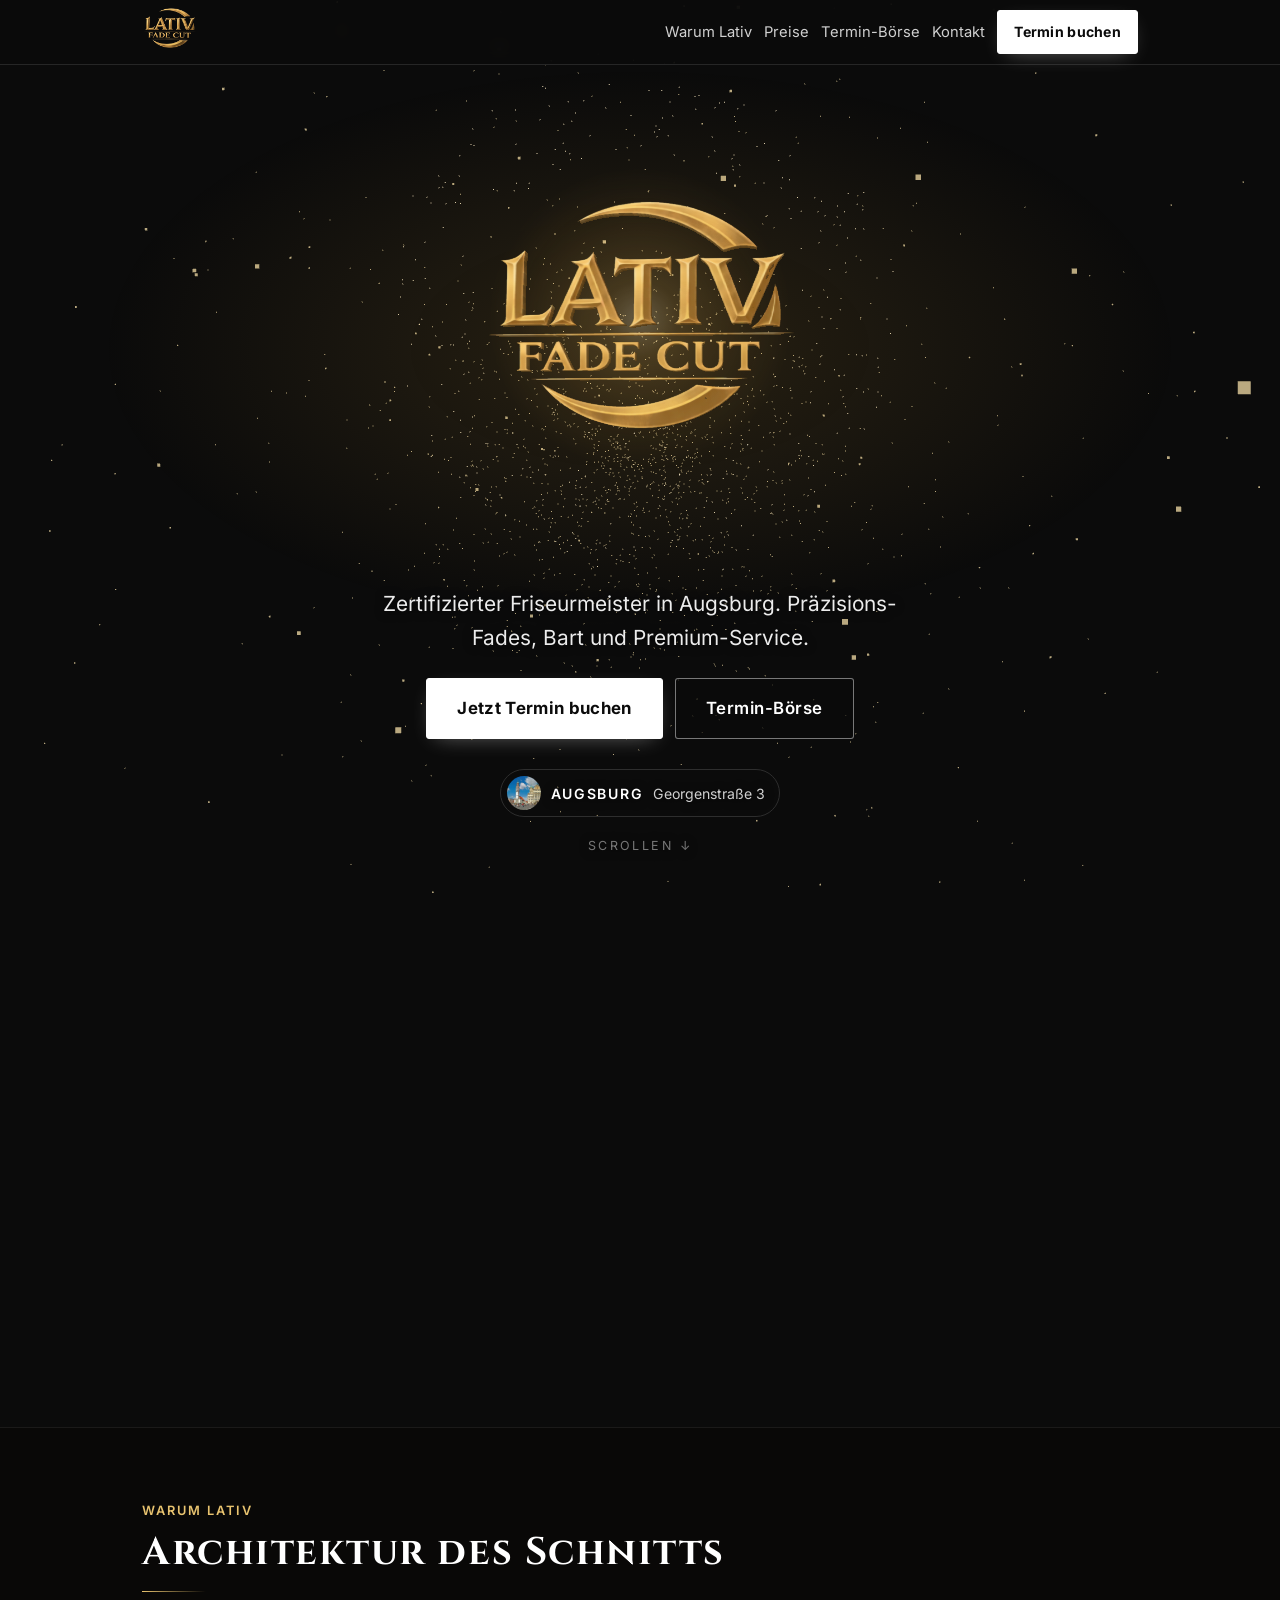
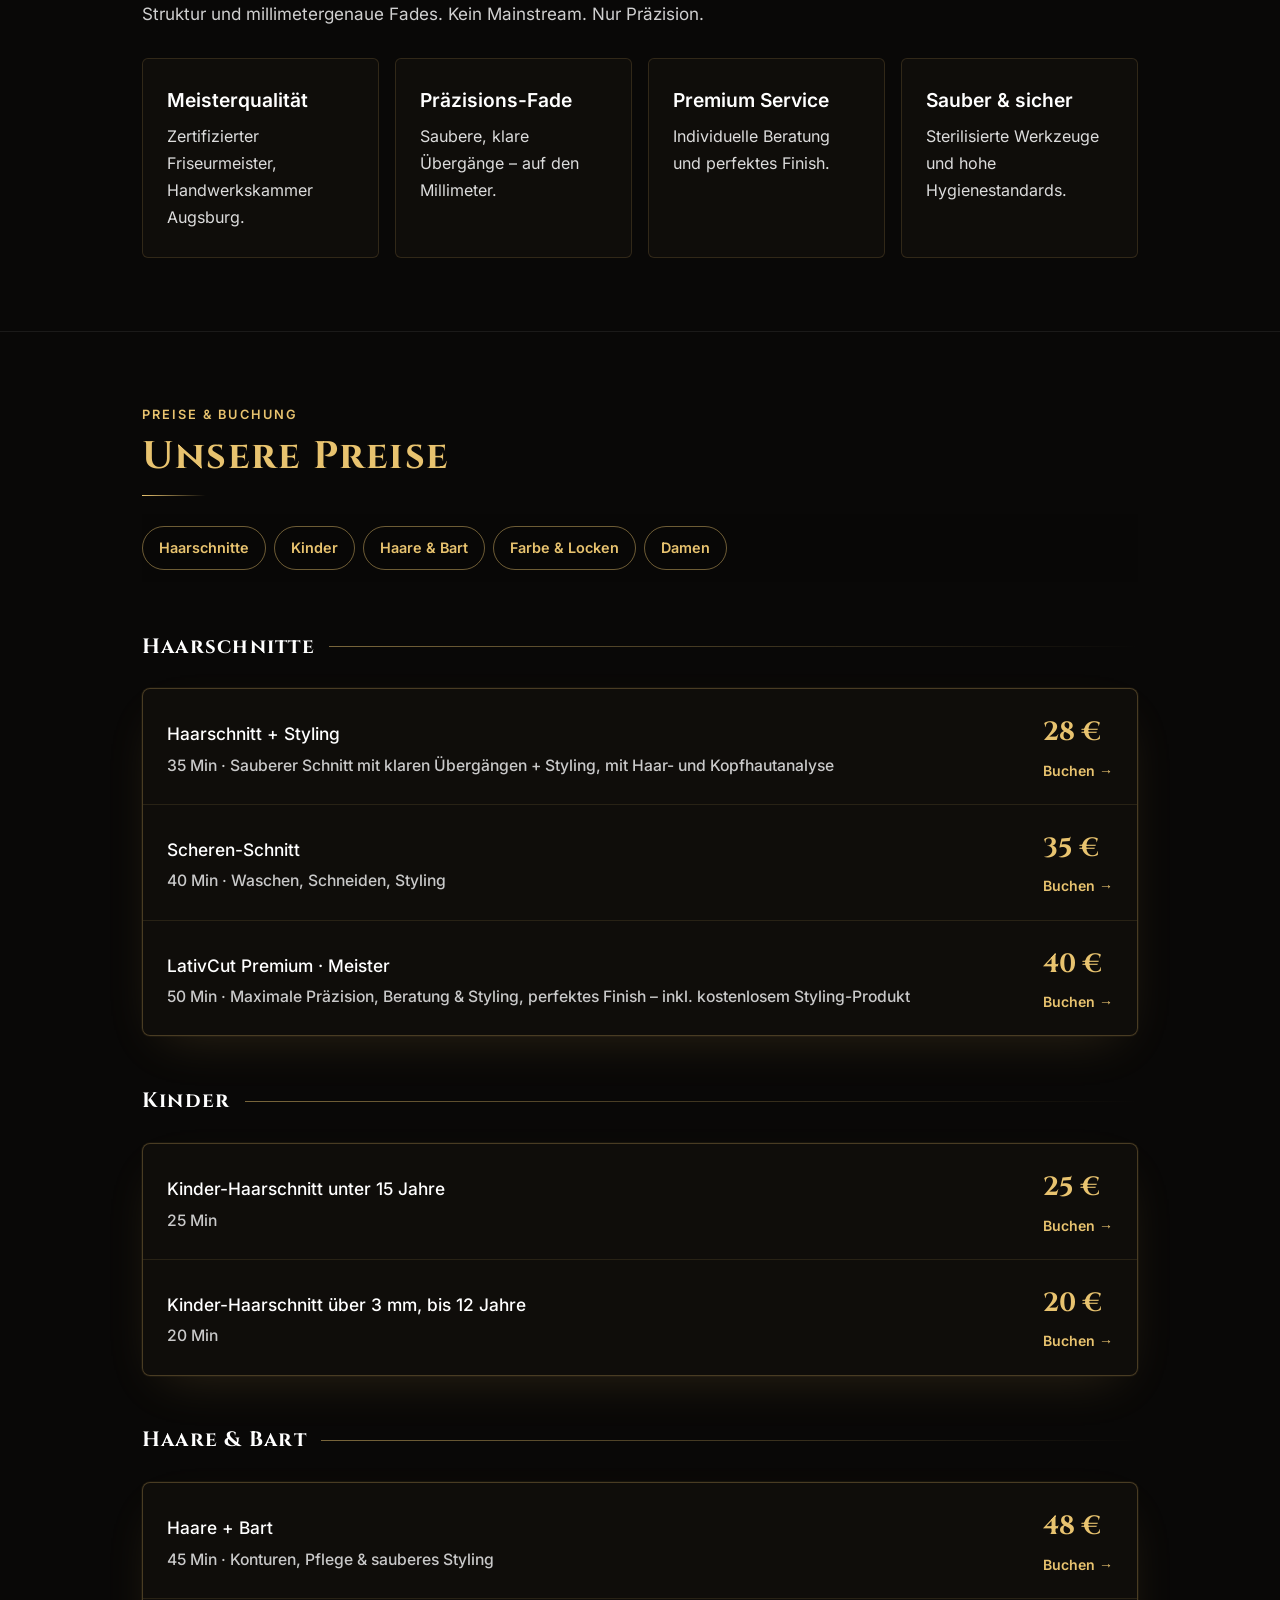
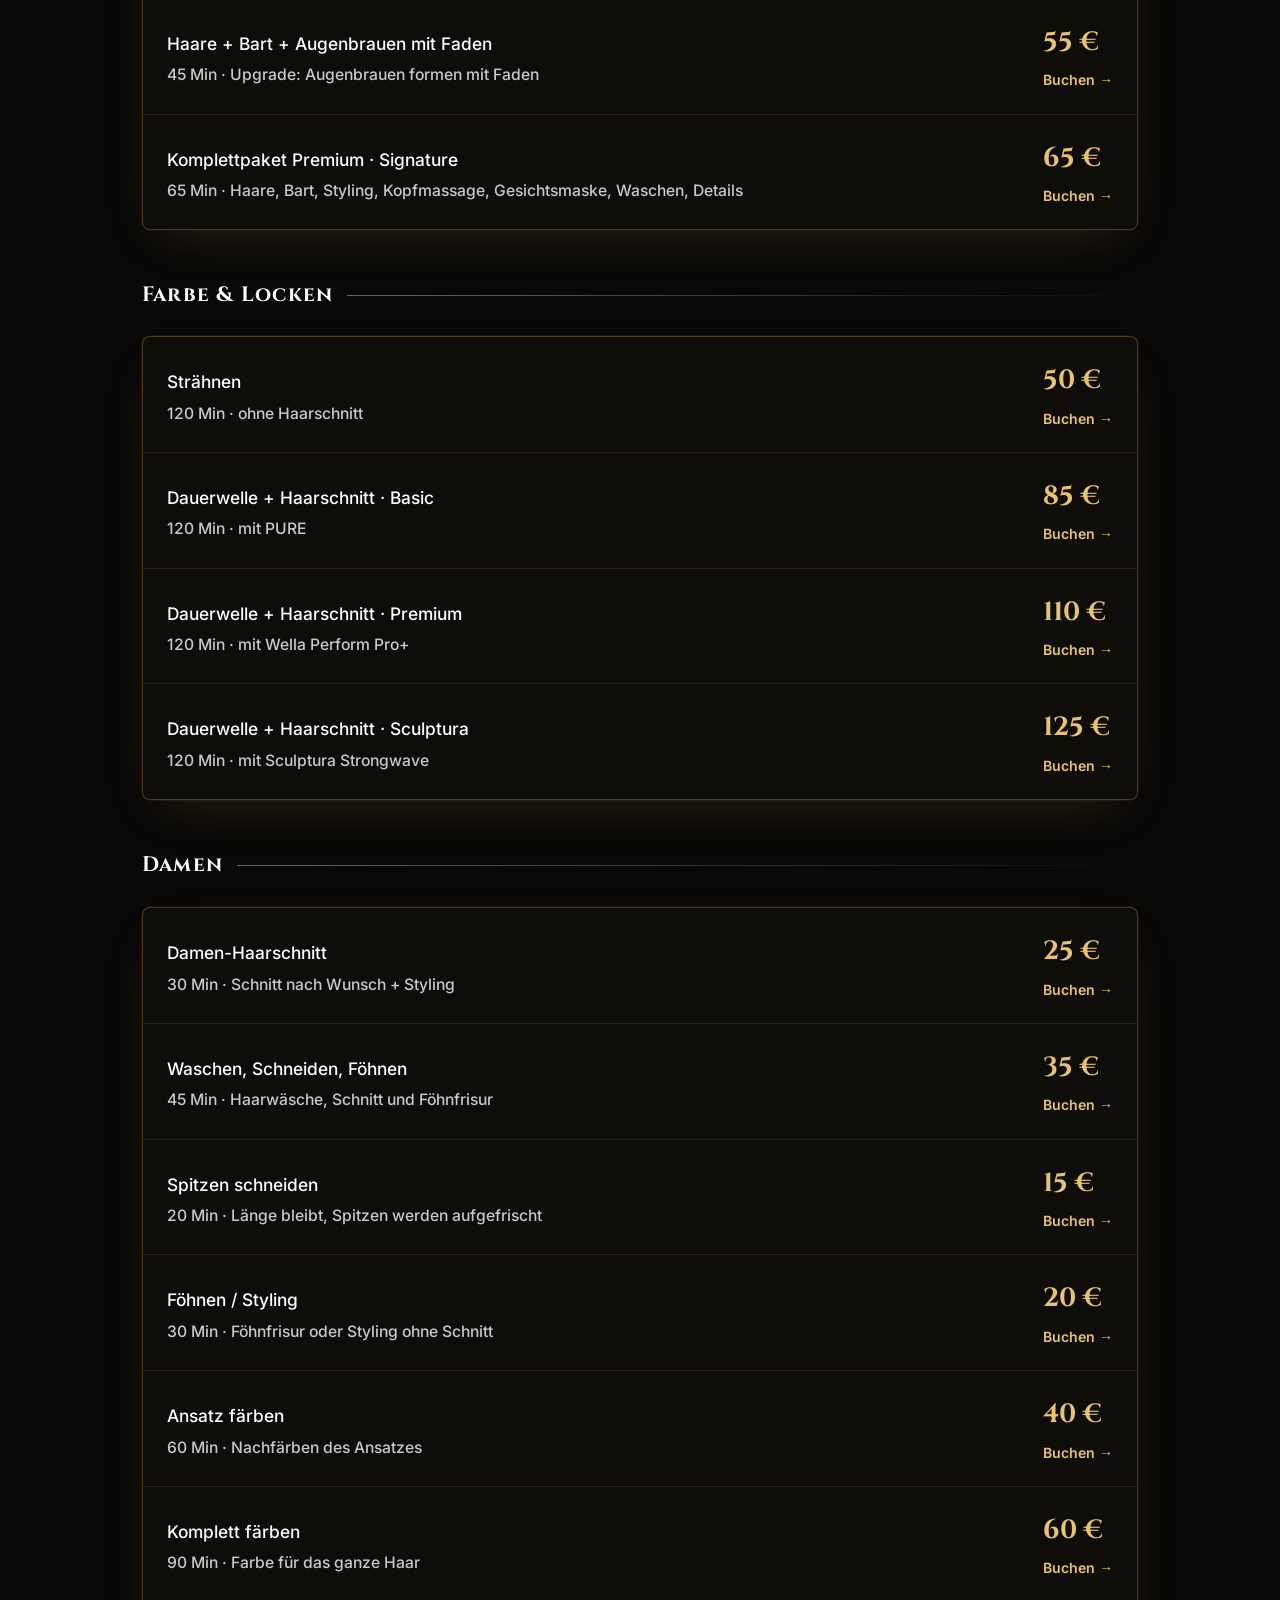
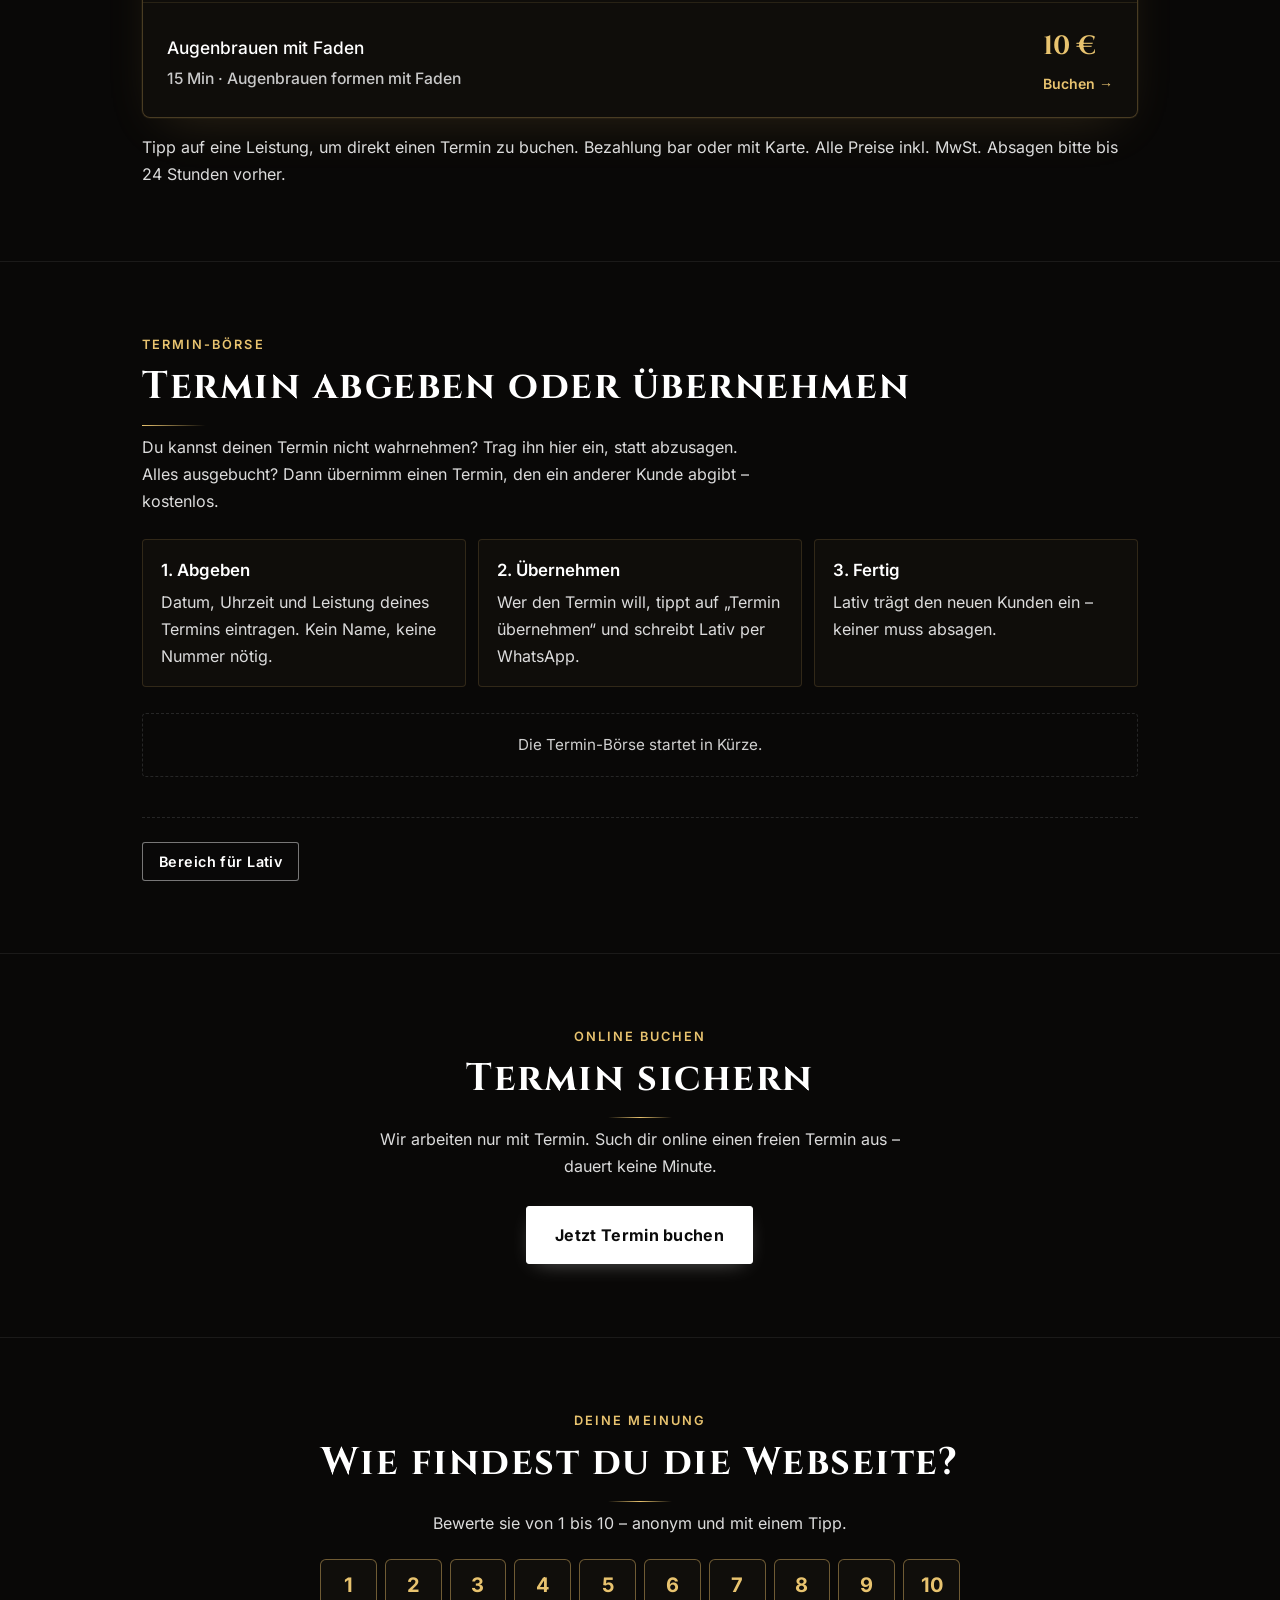
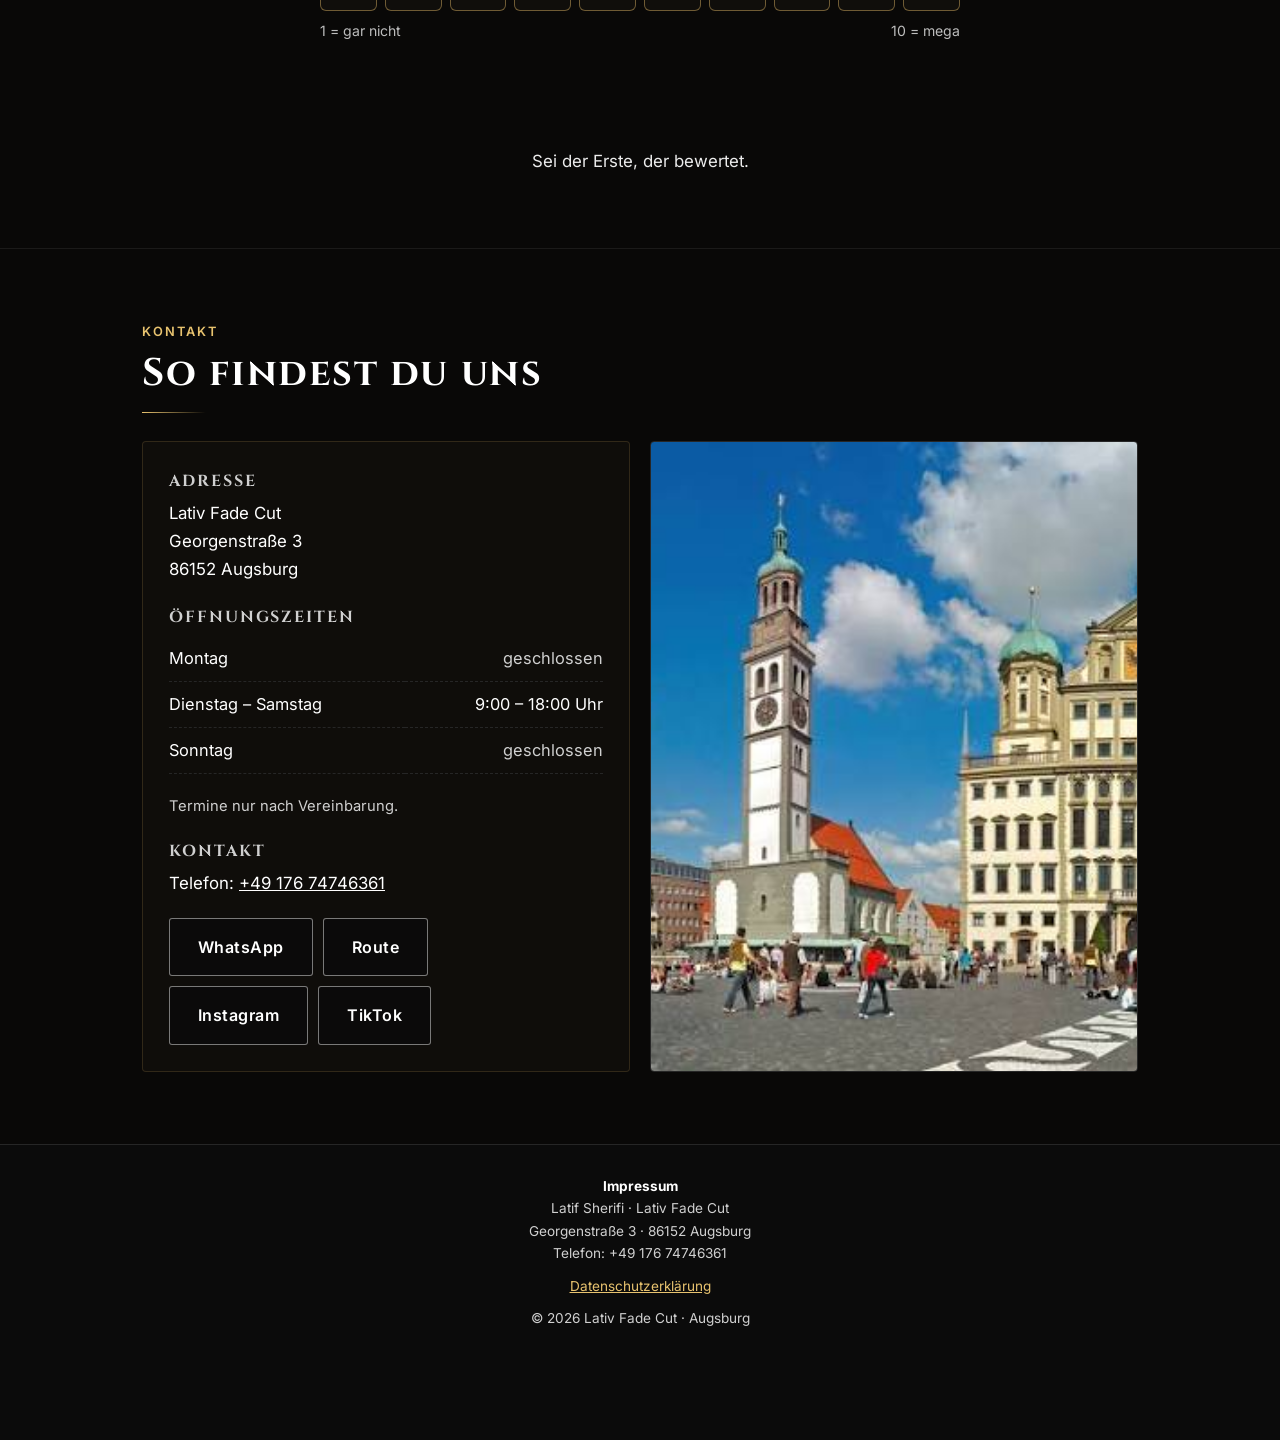
<file: index.html>
<!DOCTYPE html>
<html lang="de">
<head>
<meta charset="utf-8">
<meta name="viewport" content="width=device-width, initial-scale=1">
<title>Lativ Fade Cut – Friseur in Augsburg</title>
<meta name="description" content="Lativ Fade Cut – Friseurmeister in Augsburg. Fade, Locken, Farbe, Damen- und Herrenhaarschnitte. Georgenstraße 3, 86152 Augsburg. Termin online buchen oder über die Termin-Börse übernehmen.">
<link rel="canonical" href="https://www.lativfadecut.de/">
<meta property="og:type" content="website">
<meta property="og:title" content="Lativ Fade Cut – Friseur in Augsburg">
<meta property="og:description" content="Friseurmeister in Augsburg: Fades, Locken, Farbe, Damen- und Herrenhaarschnitte. Termin online buchen.">
<meta property="og:url" content="https://www.lativfadecut.de/">
<meta property="og:image" content="https://www.lativfadecut.de/img/logo.png">
<meta property="og:locale" content="de_DE">
<script type="application/ld+json">
{"@context":"https://schema.org","@type":"HairSalon","name":"Lativ Fade Cut","url":"https://www.lativfadecut.de/","logo":"https://www.lativfadecut.de/img/logo.png","image":"https://www.lativfadecut.de/img/logo.png","telephone":"+4917674746361","priceRange":"€€","address":{"@type":"PostalAddress","streetAddress":"Georgenstraße 3","postalCode":"86152","addressLocality":"Augsburg","addressCountry":"DE"},"openingHoursSpecification":[{"@type":"OpeningHoursSpecification","dayOfWeek":["Tuesday","Wednesday","Thursday","Friday","Saturday"],"opens":"09:00","closes":"18:00"}],"sameAs":["https://www.instagram.com/lativfadecut1","https://www.tiktok.com/@lativfadecut"]}
</script>
<link rel="icon" href="img/logo.png">
<link rel="preload" as="image" href="img/logo.png" fetchpriority="high">
<link rel="stylesheet" href="fonts.css">
<style>
  :root{
    --bg:#0b0b0b; --panel:#141414; --line:#262626;
    --gold:#ffffff; --gold-2:#ffffff; --text:#ffffff; --muted:#d0d0d0;
  }
  *{box-sizing:border-box;margin:0;padding:0}
  html{scroll-behavior:smooth}
  body{background:var(--bg);color:var(--text);font-family:Inter,system-ui,sans-serif;line-height:1.55;-webkit-font-smoothing:antialiased}
  a{color:inherit}
  .wrap{max-width:1040px;margin:0 auto;padding:0 22px}
  h1,h2,h3{font-family:Cinzel,serif;font-weight:700;letter-spacing:.04em}
  h2{font-size:clamp(1.6rem,4vw,2.2rem);color:var(--gold-2);margin-bottom:8px}
  .eyebrow{font-size:.78rem;letter-spacing:.22em;text-transform:uppercase;color:var(--muted);font-weight:600;margin-bottom:10px}
  section{padding:72px 0;border-top:1px solid var(--line)}


  .btn{display:inline-flex;align-items:center;justify-content:center;gap:10px;padding:15px 28px;border-radius:3px;font-weight:600;font-size:1rem;letter-spacing:.03em;text-decoration:none;transition:background .15s ease, border-color .15s ease;cursor:pointer;font-family:inherit}
  .btn-gold{background:#fff;border:1px solid #fff;color:#0b0b0b}
  .btn-gold:hover{background:#e4e4e4;border-color:#e4e4e4}
  .btn-ghost{border:1px solid #444;color:#fff;background:transparent}
  .btn-ghost:hover{border-color:var(--gold)}
  .btn-sm{padding:10px 16px;font-size:.9rem}

  header{position:sticky;top:0;z-index:20;background:rgba(11,11,11,.86);backdrop-filter:blur(10px);border-bottom:1px solid var(--line)}
  .nav{display:flex;align-items:center;justify-content:space-between;height:64px}
  .nav img{height:42px;width:auto}
  .nav nav{display:flex;gap:22px;align-items:center}
  .nav nav a{text-decoration:none;color:var(--muted);font-size:.92rem}
  .nav nav a:hover{color:var(--gold-2)}
  .nav .btn{padding:9px 16px;font-size:.88rem}
  .nav nav a.btn{color:#0b0b0b}
  @media(max-width:720px){.nav nav a.link{display:none}}

  /* 3D-Logo-Hero: Logo setzt sich aus Teilen zusammen, dreht mit Maus/Finger/Scroll */
  .hero{position:relative;height:118vh}
  .stage{position:sticky;top:64px;height:calc(100vh - 64px);height:calc(100svh - 64px);overflow:hidden;display:flex;flex-direction:column;justify-content:flex-end;align-items:center;text-align:center;padding:0 22px 44px;background:radial-gradient(ellipse 60% 48% at 50% 34%,rgba(201,154,60,.16),transparent 70%)}
  .stage canvas{position:absolute;inset:0;width:100%;height:100%;display:block;touch-action:pan-y}
  .stage img.logo{position:absolute;left:50%;top:30%;transform:translate(-50%,-50%);width:min(380px,78vw);height:auto;z-index:1}
  .stage.gl img.logo{display:none}
  .stage.flat img.logo{animation:float3d 6s ease-in-out infinite}
  @keyframes float3d{0%,100%{transform:translate(-50%,-50%) perspective(800px) rotateY(-14deg)}50%{transform:translate(-50%,-54%) perspective(800px) rotateY(14deg)}}
  .copy{position:relative;z-index:2}
  .hero p.lead{font-size:clamp(1.05rem,2.6vw,1.25rem);color:var(--muted);max-width:560px;margin:0 auto 22px}
  .hero .cta{display:flex;gap:12px;justify-content:center;flex-wrap:wrap}
  .hint{margin-top:18px;font-size:.78rem;letter-spacing:.2em;color:#777;animation:bob 2s ease-in-out infinite}
  @keyframes bob{50%{transform:translateY(5px)}}
  @media(max-width:720px){.stage{padding-bottom:96px}.hint{display:none}}
  .badge{display:inline-flex;align-items:center;gap:10px;margin-top:30px;padding:6px 14px 6px 6px;border-radius:999px;border:1px solid #2e2e2e;font-size:.88rem;color:var(--muted)}
  .badge img{width:34px;height:34px;border-radius:50%;object-fit:cover}
  .badge b{letter-spacing:.12em;color:var(--text);font-weight:600}

  .grid{display:grid;grid-template-columns:repeat(auto-fit,minmax(210px,1fr));gap:16px;margin-top:30px}
  .card{background:var(--panel);border:1px solid var(--line);border-radius:4px;padding:24px}
  .card h3{font-size:1.1rem;color:var(--gold-2);margin-bottom:6px}
  .card p{color:var(--muted);font-size:.95rem}

  .prices{margin-top:24px;background:var(--panel);border:1px solid var(--line);border-radius:4px;overflow:hidden}
  .row{display:flex;justify-content:space-between;align-items:baseline;gap:16px;padding:20px 24px;border-bottom:1px solid var(--line)}
  .row:last-child{border-bottom:none}
  .row span{color:var(--muted);font-size:.9rem;display:block}
  a.row{text-decoration:none;transition:background .15s}
  a.row:hover{background:#181614}
  .row strong em{display:block;font-family:Inter,sans-serif;font-style:normal;font-size:.8rem;color:var(--muted);text-align:right;margin-top:4px}
  .row strong{font-family:Cinzel,serif;font-size:1.5rem;color:var(--gold-2);white-space:nowrap}
  .note{margin-top:16px;color:var(--muted);font-size:.92rem}

  .book{text-align:center}
  .book p{color:var(--muted);max-width:520px;margin:0 auto 26px}

  /* Termin-Börse */
  .tb-intro{color:var(--muted);max-width:620px;margin:6px 0 24px}
  .tb-steps{display:grid;grid-template-columns:repeat(auto-fit,minmax(200px,1fr));gap:12px;margin-bottom:26px}
  .tb-step{background:var(--panel);border:1px solid var(--line);border-radius:4px;padding:16px 18px;font-size:.92rem;color:var(--muted)}
  .tb-step b{display:block;color:#fff;font-family:Cinzel,serif;font-size:1.05rem;margin-bottom:4px}
  .tb-list{display:grid;grid-template-columns:repeat(auto-fit,minmax(280px,1fr));gap:14px;margin-top:14px}
  .offer{background:var(--panel);border:1px solid var(--line);border-radius:4px;padding:18px 20px;display:flex;flex-direction:column;gap:10px}
  .offer.taken{opacity:.5}
  .offer .when{font-family:Cinzel,serif;font-size:1.15rem}
  .offer .what{color:var(--muted);font-size:.9rem}
  .offer .top{display:flex;justify-content:space-between;align-items:flex-start;gap:10px}
  .pill{font-size:.8rem;padding:4px 12px;border-radius:999px;border:1px solid #444;white-space:nowrap}
  .pill.free{background:#fff;color:#0b0b0b;border-color:#fff}
  .panel{background:var(--panel);border:1px solid var(--line);border-radius:4px;padding:22px;margin-top:14px}
  .field{display:block;margin-top:12px;font-size:.85rem;color:var(--muted)}
  .field input,.field select{display:block;width:100%;margin-top:6px;background:#0b0b0b;color:#fff;border:1px solid #333;border-radius:3px;padding:11px 12px;font-size:1rem;font-family:inherit}
  .field input:focus,.field select:focus{outline:none;border-color:#fff}
  .err{color:#f09595;font-size:.88rem;margin-top:10px;min-height:1em}
  .ok{color:#fff;font-size:.95rem;margin-top:10px}
  .actions{display:flex;gap:10px;flex-wrap:wrap;margin-top:16px}
  .sub{font-size:.78rem;letter-spacing:.2em;color:var(--muted);font-weight:600;margin-top:30px}
  .hidden{display:none}
  .admin{margin-top:40px;border-top:1px dashed var(--line);padding-top:24px}
  .logrow{padding:12px 0;border-bottom:1px dashed var(--line);font-size:.95rem}
  .logrow small{display:block;color:var(--muted)}
  .empty{color:var(--muted);font-size:.95rem;padding:18px;border:1px dashed var(--line);border-radius:4px;text-align:center}

  .contact{display:grid;grid-template-columns:1fr 1fr;gap:20px;margin-top:28px}
  @media(max-width:720px){.contact{grid-template-columns:1fr}}
  .contact .photo{border-radius:4px;overflow:hidden;border:1px solid var(--line);min-height:240px;background:url(img/rathaus.jpg) center/cover}
  .info{background:var(--panel);border:1px solid var(--line);border-radius:4px;padding:26px}
  .info h3{font-size:1rem;color:var(--muted);margin:0 0 6px;letter-spacing:.12em}
  .info p{margin-bottom:20px}
  .hours{width:100%;border-collapse:collapse;margin-bottom:20px}
  .hours td{padding:6px 0;border-bottom:1px dashed var(--line)}
  .hours td:last-child{text-align:right;color:var(--gold-2)}
  .hours tr.closed td:last-child{color:var(--muted)}


  /* ===== Ganze Seite 3D: fester WebGL-Hintergrund + 3D-Karten ===== */
  #bg3d{position:fixed;inset:0;width:100%;height:100%;z-index:0;pointer-events:none;display:block}
  main,footer{position:relative;z-index:1}
  section{border-top:1px solid rgba(255,255,255,.07)}
  .card,.prices,.info,.tb-step,.offer,.panel{background:rgba(18,16,13,.9);border-color:rgba(226,184,102,.16)}
  .card,.prices,.info{position:relative}
  @media(hover:hover){.card,.prices,.info{transform-style:preserve-3d}}
  .card::after,.prices::after,.info::after{content:"";position:absolute;inset:0;border-radius:inherit;pointer-events:none;opacity:0;transition:opacity .3s;background:radial-gradient(420px circle at var(--mx,50%) var(--my,50%),rgba(226,184,102,.13),transparent 60%)}
  .card:hover::after,.prices:hover::after,.info:hover::after{opacity:1}
  .card h3{transform:translateZ(30px)}
  .js3d .r3d{opacity:0;transform:perspective(900px) rotateX(16deg) translateY(46px) scale(.97);transition:opacity .9s ease,transform 1s cubic-bezier(.2,.7,.2,1)}
  .js3d .r3d.in{opacity:1;transform:perspective(900px) rotateX(0) translateY(0) scale(1)}
  .js3d .r3d.in.tilt{transition:transform .15s ease-out}

  /* ===== Gold-Preise + Daten-Pakete zum Logo ===== */
  #preise h2{background:linear-gradient(100deg,#a87a2a,#f3d27e 40%,#fff3cf 50%,#e2b866 60%,#a87a2a);background-size:260% 100%;-webkit-background-clip:text;background-clip:text;-webkit-text-fill-color:transparent;animation:shine 6s linear infinite}
  .row strong{background:linear-gradient(100deg,#b8862e 0%,#f6d98b 35%,#fff4d0 50%,#e2b866 65%,#a87a2a 100%);background-size:260% 100%;-webkit-background-clip:text;background-clip:text;-webkit-text-fill-color:transparent;animation:shine 4s linear infinite;filter:drop-shadow(0 0 10px rgba(226,184,102,.25))}
  .row strong em{-webkit-text-fill-color:#d9b267;color:#d9b267}
  @keyframes shine{from{background-position:130% 0}to{background-position:-130% 0}}
  .prices{border-color:rgba(226,184,102,.28)!important;box-shadow:0 0 0 1px rgba(226,184,102,.05),0 18px 50px -20px rgba(226,184,102,.18)}
  .row{border-bottom-color:rgba(226,184,102,.12)!important;transition:background .4s,box-shadow .4s}
  a.row:hover{background:rgba(226,184,102,.07)}
  .row.send{background:rgba(226,184,102,.08);box-shadow:inset 3px 0 0 #e2b866}
  #data3d{position:fixed;inset:0;width:100%;height:100%;z-index:25;pointer-events:none}
  .nav img{transition:transform .25s,filter .25s}

  /* ===== Vor dem Start: Buchung noch zu ===== */
  .btn.soon{background:transparent!important;border:1px solid rgba(226,184,102,.55)!important;color:#e2b866!important;cursor:default;pointer-events:none;gap:10px}
  .btn.soon::before{content:"";width:8px;height:8px;border-radius:50%;background:#e2b866;box-shadow:0 0 0 0 rgba(226,184,102,.6);animation:ping 1.8s ease-out infinite}
  @keyframes ping{70%{box-shadow:0 0 0 9px rgba(226,184,102,0)}100%{box-shadow:0 0 0 0 rgba(226,184,102,0)}}
  .closed-pill{display:inline-flex;align-items:center;gap:8px;margin-bottom:16px;padding:6px 14px;border-radius:999px;border:1px solid rgba(226,184,102,.4);background:rgba(18,16,13,.6);color:#e2b866;font-size:.82rem;letter-spacing:.14em;font-weight:600}
  .closed .row{pointer-events:none;cursor:default}
  .float .btn.soon,header .btn.soon{background:rgba(11,11,11,.96)!important}
  .closed .row strong em{-webkit-text-fill-color:#9a8a6a;color:#9a8a6a}

  /* ===== Gut lesbare Schrift: größer, mehr Kontrast, kein Glanz, kein Blinken ===== */
  body{font-size:17px;line-height:1.65}
  .eyebrow{font-size:.86rem;letter-spacing:.14em;color:#d8d8d8}
  h2{font-size:clamp(1.8rem,4.6vw,2.4rem);line-height:1.2}
  .hero p.lead{font-size:clamp(1.12rem,2.8vw,1.3rem);color:#ececec}
  .copy,.hero p.lead{text-shadow:0 1px 10px rgba(0,0,0,.85)}
  .card p,.note,.tb-intro,.tb-step,.offer .what,.book p{font-size:1rem;color:#d6d6d6}
  .card h3{font-size:1.2rem}
  .row{padding:22px 24px}
  .row div{font-size:1.08rem;font-weight:500}
  .row span{font-size:.98rem;color:#cfcfcf;margin-top:4px}
  #preise h2,.row strong{background:none!important;-webkit-text-fill-color:#e8c36f!important;color:#e8c36f!important;animation:none!important;filter:none!important}
  .row strong{font-size:1.65rem}
  .row strong em{font-size:.88rem!important;font-weight:600;-webkit-text-fill-color:#e8c36f!important;color:#e8c36f!important}
  .hours td{padding:9px 0;font-size:1.02rem}
  .info p{font-size:1.05rem}
  .card::after,.prices::after,.info::after{display:none}
  .hint{animation:none}
  .btn.soon::before{animation:none}
  .card,.prices,.info,.tb-step,.offer,.panel{background:rgba(16,14,12,.88)}

  /* ===== Baustelle: kleine Agenten hämmern an der Buchung ===== */
  .btn.soon{position:relative;overflow:visible}
  .closed .prices{position:relative;overflow:visible}
  .bot{position:absolute;bottom:calc(100% - 4px);width:52px;height:60px;pointer-events:none;z-index:3}
  .bot.l{left:14px}.bot.r{right:14px}
  .bot.r svg{transform:scaleX(-1)}
  .bot svg{width:100%;height:100%;overflow:visible}
  .bot .arm{transform-box:view-box;transform-origin:29px 31px;animation:hammer 1s cubic-bezier(.55,0,.5,1) infinite}
  .bot .bod{transform-box:view-box;transform-origin:22px 48px;animation:squash 1s ease-in-out infinite}
  .bot .spark{opacity:0;transform-box:view-box;transform-origin:41px 47px;animation:spark 1s ease-out infinite}
  .bot.r .arm,.bot.r .bod,.bot.r .spark{animation-delay:-.5s}
  .prices .bot.r{right:20px}
  @keyframes hammer{0%{transform:rotate(-50deg)}55%{transform:rotate(-62deg)}72%{transform:rotate(72deg)}80%{transform:rotate(64deg)}100%{transform:rotate(-50deg)}}
  @keyframes squash{0%,60%,100%{transform:scale(1,1)}74%{transform:scale(1.06,.93)}86%{transform:scale(.98,1.02)}}
  @keyframes spark{0%,70%{opacity:0;transform:scale(.4)}74%{opacity:.9;transform:scale(1)}88%{opacity:0;transform:scale(1.3)}100%{opacity:0}}
  .tape{display:inline-block;padding:5px;margin-bottom:18px;border-radius:4px;background:repeating-linear-gradient(-45deg,#e2b866 0 12px,#141210 12px 24px)}
  .tape span{display:block;background:#0b0b0b;color:#e8c36f;padding:7px 16px;font-weight:700;letter-spacing:.12em;font-size:.84rem;border-radius:2px}
  .book .tape{margin-bottom:14px}
  .closed .hero .cta{margin-top:52px}
  .closed #buchen .btn.soon{margin-top:46px}
  .closed #preise .prices{margin-top:62px}
  /* ===== Logo fällt durch den Ring und landet auf dem Landeplatz ===== */
  #logo3d.fly{position:fixed;inset:auto;left:0;top:0;width:100%;z-index:-1;pointer-events:none}
  .dock{height:300px;position:relative}
  @media(max-width:720px){.dock{height:250px}}
  /* ===== Abstimmung 1–10 ===== */
  .vote{text-align:center}
  .vote p.vsub{font-size:1rem;letter-spacing:0;font-weight:400;color:#d6d6d6;max-width:520px;margin:6px auto 22px}
  .scale{display:grid;grid-template-columns:repeat(10,minmax(0,1fr));gap:8px;max-width:640px;margin:0 auto}
  @media(max-width:600px){.scale{grid-template-columns:repeat(5,minmax(0,1fr))}}
  .scale button{height:52px;border-radius:6px;border:1px solid rgba(226,184,102,.45);background:rgba(18,16,13,.9);color:#e8c36f;font:700 1.25rem Inter,sans-serif;cursor:pointer;transition:background .15s,transform .15s}
  .scale button:hover{background:rgba(226,184,102,.12)}
  .scale button:focus-visible{outline:2px solid #e8c36f;outline-offset:2px}
  .scale button.mine{background:#e8c36f;color:#0b0b0b}
  .scale.done button{cursor:default}
  .ends{display:flex;justify-content:space-between;max-width:640px;margin:8px auto 0;color:#bdbdbd;font-size:.88rem}
  .result{margin:22px auto 0;max-width:640px;min-height:1.6em;font-size:1.05rem;color:#ececec}
  .result b{color:#e8c36f;font-size:1.5rem}
  .bars{display:grid;grid-template-columns:repeat(10,minmax(0,1fr));gap:8px;max-width:640px;margin:14px auto 0;height:70px;align-items:end}
  .bars i{display:block;background:linear-gradient(#e8c36f,#a87a2a);border-radius:3px 3px 0 0;min-height:2px}
  /* Kleiner Bewerten-Knopf oben (nur solange die Buchung zu ist) */
  .rate-top{display:inline-flex;align-items:center;gap:6px;padding:8px 12px;border-radius:999px;border:1px solid rgba(226,184,102,.55);color:#e8c36f;text-decoration:none;font-size:.85rem;font-weight:600;white-space:nowrap;background:rgba(11,11,11,.6)}
  .rate-top:hover{background:rgba(226,184,102,.12)}
  .nav nav{gap:12px}
  @media(max-width:420px){.rate-top{padding:7px 10px;font-size:.8rem}.nav .btn{padding:8px 11px;font-size:.8rem}}
  /* ===== Feinschliff: Lesbarkeit, Luxus, Preis-Übersicht ===== */
  main > section{background:rgba(9,8,7,.78)}
  .eyebrow{color:#e8c36f;font-size:.8rem;letter-spacing:.16em}
  section h2{line-height:1.15}
  section h2::after{content:"";display:block;width:64px;height:1px;margin-top:16px;background:linear-gradient(90deg,#e8c36f,rgba(232,195,111,0))}
  .vote h2::after,.book h2::after{margin-left:auto;margin-right:auto;background:linear-gradient(90deg,rgba(232,195,111,0),#e8c36f,rgba(232,195,111,0))}
  .card h3,.tb-step b{font-family:Inter,system-ui,sans-serif!important;font-weight:600;letter-spacing:0;color:#fff;transform:none}
  .card p,.tb-step,.offer .what,.note,.tb-intro,.book p,.vote p.vsub{color:#dcdcdc;line-height:1.7}
  .card{padding:26px 24px;border-radius:6px}
  .prices{border-radius:8px}
  .row div{color:#fff}
  .row span{color:#c9c9c9}
  .cat{font-family:Cinzel,serif;font-size:1.3rem;letter-spacing:.06em;color:#fff;margin:48px 0 14px;display:flex;align-items:center;gap:14px;scroll-margin-top:130px}
  .cat::after{content:"";flex:1;height:1px;background:linear-gradient(90deg,rgba(232,195,111,.5),rgba(232,195,111,0))}
  .chips{position:sticky;top:64px;z-index:6;display:flex;gap:8px;overflow-x:auto;padding:12px 0;margin:18px 0 0;background:rgba(9,8,7,.95);scrollbar-width:none}
  .chips::-webkit-scrollbar{display:none}
  .chips a{flex:none;padding:9px 16px;border:1px solid rgba(232,195,111,.45);border-radius:999px;color:#e8c36f;text-decoration:none;font-size:.9rem;font-weight:600;white-space:nowrap}
  .chips a:hover{background:rgba(232,195,111,.12)}
  .closed .float{display:none}
  .closed footer{padding-bottom:40px}
  a.loading{opacity:.6;pointer-events:none}
  /* ===== Buchungs-Knöpfe: Gold, klare Schrift, kein Schatten ===== */
  .btn-gold{background:#ffffff!important;border:1px solid #ffffff!important;color:#0b0b0b!important;font-weight:700;letter-spacing:.02em;text-shadow:none!important;-webkit-font-smoothing:antialiased;box-shadow:0 6px 22px -10px rgba(255,255,255,.45)}
  .btn-gold:hover{background:#ececec!important;border-color:#ececec!important}
  .btn-ghost{text-shadow:none!important;border-color:rgba(255,255,255,.45)!important;background:rgba(11,11,11,.7)}
  .hero .cta .btn{font-size:1.05rem;padding:16px 30px}
  .nav nav a.btn-gold{color:#0b0b0b!important}
  footer{border-top:1px solid var(--line);padding:30px 0 110px;color:var(--muted);font-size:.85rem;text-align:center}

  .float{position:fixed;left:16px;right:16px;bottom:16px;z-index:30;display:none}
  .float .btn{width:100%}
  @media(max-width:720px){.float{display:block}}
</style>
</head>
<body>

<canvas id="bg3d" aria-hidden="true"></canvas>
<header>
  <div class="wrap nav">
    <a href="#top"><img src="img/logo.png" alt="Lativ Fade Cut"></a>
    <nav>
      <a class="link" href="#leistungen">Warum Lativ</a>
      <a class="link" href="#preise">Preise</a>
      <a class="link" href="#tauschen">Termin-Börse</a>
      <a class="link" href="#kontakt">Kontakt</a>
      <a class="btn btn-gold js-book" href="https://cal.eu/lativfadecut">Termin buchen</a>
    </nav>
  </div>
</header>

<main id="top">
  <div class="hero">
    <div class="stage" id="stage">
      <canvas id="logo3d" aria-hidden="true"></canvas>
      <img class="logo" src="img/logo.png" alt="Lativ Fade Cut Logo" fetchpriority="high">
      <div class="copy">
        <p class="lead">Zertifizierter Friseurmeister in Augsburg. Präzisions-Fades, Bart und Premium-Service.</p>
        <div class="cta">
          <a class="btn btn-gold js-book" href="https://cal.eu/lativfadecut">Jetzt Termin buchen</a>
          <a class="btn btn-ghost" href="#tauschen">Termin-Börse</a>
        </div>
        <div class="badge"><img src="img/rathaus.jpg" alt=""><b>AUGSBURG</b> Georgenstraße 3</div>
        <div class="hint">SCROLLEN ↓</div>
      </div>
    </div>
  </div>

  <div class="dock" id="dock" aria-hidden="true"></div>

  <section id="leistungen">
    <div class="wrap">
      <div class="eyebrow">Warum Lativ</div>
      <h2>Architektur des Schnitts</h2>
      <p style="color:var(--muted);max-width:620px;margin-top:6px">Struktur und millimetergenaue Fades. Kein Mainstream. Nur Präzision.</p>
      <div class="grid">
        <div class="card"><h3>Meisterqualität</h3><p>Zertifizierter Friseurmeister, Handwerkskammer Augsburg.</p></div>
        <div class="card"><h3>Präzisions-Fade</h3><p>Saubere, klare Übergänge – auf den Millimeter.</p></div>
        <div class="card"><h3>Premium Service</h3><p>Individuelle Beratung und perfektes Finish.</p></div>
        <div class="card"><h3>Sauber &amp; sicher</h3><p>Sterilisierte Werkzeuge und hohe Hygienestandards.</p></div>
      </div>
    </div>
  </section>

  <section id="preise">
    <div class="wrap">
      <div class="eyebrow">Preise &amp; Buchung</div>
      <h2>Unsere Preise</h2>
      <nav class="chips" aria-label="Preis-Kategorien">
        <a href="#p-herren">Haarschnitte</a><a href="#p-kinder">Kinder</a><a href="#p-bart">Haare &amp; Bart</a><a href="#p-farbe">Farbe &amp; Locken</a><a href="#p-damen">Damen</a>
      </nav>
      <h3 class="cat" id="p-herren">Haarschnitte</h3>
      <div class="prices">
        <a class="row" href="https://cal.eu/lativfadecut/classic-haarschnitt-30"><div>Haarschnitt + Styling<span>35 Min · Sauberer Schnitt mit klaren Übergängen + Styling, mit Haar- und Kopfhautanalyse</span></div><strong>28 €<em>Buchen →</em></strong></a>
        <a class="row" href="https://cal.eu/lativfadecut/scheren-schnitt"><div>Scheren-Schnitt<span>40 Min · Waschen, Schneiden, Styling</span></div><strong>35 €<em>Buchen →</em></strong></a>
        <a class="row" href="https://cal.eu/lativfadecut/premium-haarschnitt-40"><div>LativCut Premium · Meister<span>50 Min · Maximale Präzision, Beratung &amp; Styling, perfektes Finish – inkl. kostenlosem Styling-Produkt</span></div><strong>40 €<em>Buchen →</em></strong></a>
      </div>
      <h3 class="cat" id="p-kinder">Kinder</h3>
      <div class="prices">
        <a class="row" href="https://cal.eu/lativfadecut/kinder-haarschnitt-unter-12-jahre-alt-20"><div>Kinder-Haarschnitt unter 15 Jahre<span>25 Min</span></div><strong>25 €<em>Buchen →</em></strong></a>
        <a class="row" href="https://cal.eu/lativfadecut/kinder-haarschnitt-uber-3-mm-bis-12-jahre-alt-16"><div>Kinder-Haarschnitt über 3 mm, bis 12 Jahre<span>20 Min</span></div><strong>20 €<em>Buchen →</em></strong></a>
      </div>
      <h3 class="cat" id="p-bart">Haare &amp; Bart</h3>
      <div class="prices">
        <a class="row" href="https://cal.eu/lativfadecut/haarschnitt-bart-35"><div>Haare + Bart<span>45 Min · Konturen, Pflege &amp; sauberes Styling</span></div><strong>48 €<em>Buchen →</em></strong></a>
        <a class="row" href="https://cal.eu/lativfadecut/augenbrauen-mit-faden-40"><div>Haare + Bart + Augenbrauen mit Faden<span>45 Min · Upgrade: Augenbrauen formen mit Faden</span></div><strong>55 €<em>Buchen →</em></strong></a>
        <a class="row" href="https://cal.eu/lativfadecut/komplettpaket-premium-65"><div>Komplettpaket Premium · Signature<span>65 Min · Haare, Bart, Styling, Kopfmassage, Gesichtsmaske, Waschen, Details</span></div><strong>65 €<em>Buchen →</em></strong></a>
      </div>
      <h3 class="cat" id="p-farbe">Farbe &amp; Locken</h3>
      <div class="prices">
        <a class="row" href="https://cal.eu/lativfadecut/strahnen-95"><div>Strähnen<span>120 Min · ohne Haarschnitt</span></div><strong>50 €<em>Buchen →</em></strong></a>
        <a class="row" href="https://cal.eu/lativfadecut"><div>Dauerwelle + Haarschnitt · Basic<span>120 Min · mit PURE</span></div><strong>85 €<em>Buchen →</em></strong></a>
        <a class="row" href="https://cal.eu/lativfadecut"><div>Dauerwelle + Haarschnitt · Premium<span>120 Min · mit Wella Perform Pro+</span></div><strong>110 €<em>Buchen →</em></strong></a>
        <a class="row" href="https://cal.eu/lativfadecut"><div>Dauerwelle + Haarschnitt · Sculptura<span>120 Min · mit Sculptura Strongwave</span></div><strong>125 €<em>Buchen →</em></strong></a>
      </div>
      <h3 class="cat" id="p-damen">Damen</h3>
      <div class="prices">
        <a class="row" href="https://cal.eu/lativfadecut"><div>Damen-Haarschnitt<span>30 Min · Schnitt nach Wunsch + Styling</span></div><strong>25 €<em>Buchen →</em></strong></a>
        <a class="row" href="https://cal.eu/lativfadecut"><div>Waschen, Schneiden, Föhnen<span>45 Min · Haarwäsche, Schnitt und Föhnfrisur</span></div><strong>35 €<em>Buchen →</em></strong></a>
        <a class="row" href="https://cal.eu/lativfadecut"><div>Spitzen schneiden<span>20 Min · Länge bleibt, Spitzen werden aufgefrischt</span></div><strong>15 €<em>Buchen →</em></strong></a>
        <a class="row" href="https://cal.eu/lativfadecut"><div>Föhnen / Styling<span>30 Min · Föhnfrisur oder Styling ohne Schnitt</span></div><strong>20 €<em>Buchen →</em></strong></a>
        <a class="row" href="https://cal.eu/lativfadecut"><div>Ansatz färben<span>60 Min · Nachfärben des Ansatzes</span></div><strong>40 €<em>Buchen →</em></strong></a>
        <a class="row" href="https://cal.eu/lativfadecut"><div>Komplett färben<span>90 Min · Farbe für das ganze Haar</span></div><strong>60 €<em>Buchen →</em></strong></a>
        <a class="row" href="https://cal.eu/lativfadecut"><div>Augenbrauen mit Faden<span>15 Min · Augenbrauen formen mit Faden</span></div><strong>10 €<em>Buchen →</em></strong></a>
      </div>
      <p class="note">Tipp auf eine Leistung, um direkt einen Termin zu buchen. Bezahlung bar oder mit Karte. Alle Preise inkl. MwSt. Absagen bitte bis 24 Stunden vorher.</p>
    </div>
  </section>

  <!-- TERMIN-BÖRSE -->
  <section id="tauschen">
    <div class="wrap">
      <div class="eyebrow">Termin-Börse</div>
      <h2>Termin abgeben oder übernehmen</h2>
      <p class="tb-intro">Du kannst deinen Termin nicht wahrnehmen? Trag ihn hier ein, statt abzusagen. Alles ausgebucht? Dann übernimm einen Termin, den ein anderer Kunde abgibt – kostenlos.</p>

      <div class="tb-steps">
        <div class="tb-step"><b>1. Abgeben</b>Datum, Uhrzeit und Leistung deines Termins eintragen. Kein Name, keine Nummer nötig.</div>
        <div class="tb-step"><b>2. Übernehmen</b>Wer den Termin will, tippt auf „Termin übernehmen“ und schreibt Lativ per WhatsApp.</div>
        <div class="tb-step"><b>3. Fertig</b>Lativ trägt den neuen Kunden ein – keiner muss absagen.</div>
      </div>

      <div id="tbClosed" class="empty hidden">Die Termin-Börse startet in Kürze.</div>

      <div id="tbOpen">
        <button class="btn btn-gold" id="btnAbgeben">Meinen Termin abgeben</button>

        <div class="panel hidden" id="formAbgeben">
          <div style="font-family:Cinzel,serif;font-size:1.2rem">Termin abgeben</div>
          <label class="field">Datum<input id="aDate" type="date"></label>
          <label class="field">Uhrzeit<input id="aTime" type="time" step="300"></label>
          <label class="field">Leistung
            <select id="aService">
              <option>Haarschnitt + Styling</option>
              <option>Scheren-Schnitt</option>
              <option>LativCut Premium · Meister</option>
              <option>Kinder-Haarschnitt</option>
              <option>Haare + Bart</option>
              <option>Haare + Bart + Augenbrauen</option>
              <option>Komplettpaket Premium</option>
              <option>Strähnen</option>
              <option>Dauerwelle + Haarschnitt</option>
              <option>Damen-Haarschnitt</option>
              <option>Waschen, Schneiden, Föhnen</option>
              <option>Spitzen schneiden</option>
              <option>Föhnen / Styling</option>
              <option>Ansatz färben</option>
              <option>Komplett färben</option>
              <option>Augenbrauen mit Faden</option>
            </select>
          </label>
          <input id="aWeb" type="text" tabindex="-1" autocomplete="off" style="position:absolute;left:-9999px" aria-hidden="true">
          <p class="what" style="margin-top:12px">Es wird nur Datum, Uhrzeit und Leistung angezeigt. Lativ sieht in seinem Kalender, wessen Termin es ist.</p>
          <div class="err" id="aErr"></div>
          <div class="actions">
            <button class="btn btn-gold btn-sm" id="aSend">Eintragen</button>
            <button class="btn btn-ghost btn-sm" id="aCancel">Abbrechen</button>
          </div>
        </div>

        <div id="tbMsg"></div>
        <div class="sub">FREIE TERMINE</div>
        <div class="tb-list" id="offers"><div class="empty">Termine werden geladen …</div></div>
      </div>

      <div class="admin">
        <button class="btn btn-ghost btn-sm" id="btnAdmin">Bereich für Lativ</button>
        <div class="panel hidden" id="adminLogin">
          <label class="field">PIN eingeben<input id="pin" type="password" inputmode="numeric" autocomplete="off"></label>
          <div class="err" id="pinErr"></div>
          <div class="actions"><button class="btn btn-gold btn-sm" id="pinOk">Öffnen</button></div>
        </div>
        <div class="panel hidden" id="adminView">
          <div style="font-family:Cinzel,serif;font-size:1.2rem;margin-bottom:6px">Alle Termine in der Börse</div>
          <div id="log"></div>
        </div>
      </div>
    </div>
  </section>

  <section class="book" id="buchen">
    <div class="wrap">
      <div class="eyebrow">Online buchen</div>
      <h2>Termin sichern</h2>
      <p>Wir arbeiten nur mit Termin. Such dir online einen freien Termin aus – dauert keine Minute.</p>
      <a class="btn btn-gold js-book" href="https://cal.eu/lativfadecut">Jetzt Termin buchen</a>
    </div>
  </section>

  <section class="vote" id="bewerten">
    <div class="wrap">
      <div class="eyebrow">Deine Meinung</div>
      <h2>Wie findest du die Webseite?</h2>
      <p class="vsub">Bewerte sie von 1 bis 10 – anonym und mit einem Tipp.</p>
      <div class="scale" id="scale" role="group" aria-label="Bewertung von 1 bis 10"></div>
      <div class="ends"><span>1 = gar nicht</span><span>10 = mega</span></div>
      <div class="bars hidden" id="bars" aria-hidden="true"></div>
      <div class="result" id="result" aria-live="polite"></div>
    </div>
  </section>

  <section id="kontakt">
    <div class="wrap">
      <div class="eyebrow">Kontakt</div>
      <h2>So findest du uns</h2>
      <div class="contact">
        <div class="info">
          <h3>ADRESSE</h3>
          <p>Lativ Fade Cut<br>Georgenstraße 3<br>86152 Augsburg</p>
          <h3>ÖFFNUNGSZEITEN</h3>
          <table class="hours">
            <tr class="closed"><td>Montag</td><td>geschlossen</td></tr>
            <tr><td>Dienstag – Samstag</td><td>9:00 – 18:00 Uhr</td></tr>
            <tr class="closed"><td>Sonntag</td><td>geschlossen</td></tr>
          </table>
          <p style="margin:0 0 20px;color:var(--muted);font-size:.92rem">Termine nur nach Vereinbarung.</p>
          <h3>KONTAKT</h3>
          <p>Telefon: <a href="tel:+4917674746361">+49 176 74746361</a></p>
          <div style="display:flex;flex-wrap:wrap;gap:10px">
            <a class="btn btn-ghost" href="https://wa.me/4917674746361">WhatsApp</a>
            <a class="btn btn-ghost" href="https://www.google.com/maps/search/?api=1&query=Georgenstra%C3%9Fe+3%2C+86152+Augsburg">Route</a>
          </div>
          <div style="display:flex;flex-wrap:wrap;gap:10px;margin-top:10px">
            <a class="btn btn-ghost" href="https://www.instagram.com/lativfadecut1">Instagram</a>
            <a class="btn btn-ghost" href="https://www.tiktok.com/@lativfadecut">TikTok</a>
          </div>
        </div>
        <div class="photo" role="img" aria-label="Rathausplatz Augsburg"></div>
      </div>
    </div>
  </section>
</main>

<footer>
  <div class="wrap">
    <p style="margin-bottom:10px"><b style="color:var(--text)">Impressum</b><br>Latif Sherifi · Lativ Fade Cut<br>Georgenstraße 3 · 86152 Augsburg<br>Telefon: +49 176 74746361</p>
    <p style="margin-bottom:10px"><a href="datenschutz.html" style="color:#e8c36f">Datenschutzerklärung</a></p>
    © <span id="y"></span> Lativ Fade Cut · Augsburg
  </div>
</footer>

<div class="float"><a class="btn btn-gold js-book" href="https://cal.eu/lativfadecut">Termin buchen</a></div>

<script>
  // ===== SCHALTER: auf true stellen, sobald Kunden online buchen können =====
  var BUCHUNG_OFFEN = true;
  var CAL_LINK = "https://cal.eu/lativfadecut";
  if (BUCHUNG_OFFEN) {
    document.querySelectorAll(".js-book").forEach(function(a){ a.href = CAL_LINK; });
  } else {
    document.documentElement.classList.add("closed");
    var soonText = { header:"Bald verfügbar", hero:"Online-Buchung bald verfügbar", book:"Bald wird gedroppt", float:"Online-Buchung bald verfügbar" };
    document.querySelectorAll(".js-book").forEach(function(a){
      var where = a.closest("header") ? "header" : a.closest(".hero") ? "hero" : a.closest(".float") ? "float" : "book";
      a.removeAttribute("href"); a.setAttribute("aria-disabled", "true"); a.classList.add("soon"); a.textContent = soonText[where];
    });
    document.querySelectorAll("#preise a.row").forEach(function(r){
      r.removeAttribute("href"); r.setAttribute("aria-disabled", "true"); r.tabIndex = -1;
      var em = r.querySelector("strong em"); if (em) em.textContent = "Bald online";
    });
    var copy = document.querySelector(".hero .copy");
    if (copy) copy.insertAdjacentHTML("afterbegin", '<div class="tape"><span>BAUSTELLE · WIR BAUEN GERADE</span></div>');
    // Kleine Bau-Agenten mit Helm und Hammer
    var BOT = '<svg viewBox="0 0 48 56" aria-hidden="true">' +
      '<g class="bod">' +
        '<rect x="12" y="44" width="6" height="10" rx="2" fill="#2b2620"/><rect x="25" y="44" width="6" height="10" rx="2" fill="#2b2620"/>' +
        '<rect x="9" y="27" width="26" height="19" rx="6" fill="#1c1914" stroke="#e2b866" stroke-width="1.6"/>' +
        '<rect x="15" y="32" width="14" height="6" rx="3" fill="#3a3326"/><circle cx="18" cy="35" r="1.4" fill="#e2b866"/><circle cx="22" cy="35" r="1.4" fill="#e2b866"/><circle cx="26" cy="35" r="1.4" fill="#e2b866"/>' +
        '<rect x="10" y="10" width="24" height="17" rx="7" fill="#1c1914" stroke="#e2b866" stroke-width="1.6"/>' +
        '<rect x="14" y="15" width="16" height="7" rx="3.5" fill="#e8c36f"/><circle cx="19" cy="18.5" r="1.6" fill="#1c1914"/><circle cx="26" cy="18.5" r="1.6" fill="#1c1914"/>' +
        '<path d="M8 12 Q22 -2 36 12 Z" fill="#f2c94c" stroke="#b8862e" stroke-width="1.2"/><rect x="6" y="11" width="32" height="3.2" rx="1.6" fill="#e0b23a"/><rect x="20" y="3.5" width="4" height="7" rx="2" fill="#e0b23a"/>' +
        '<rect x="3" y="30" width="7" height="4" rx="2" fill="#e2b866"/>' +
      '</g>' +
      '<g class="arm"><rect x="29" y="29.5" width="11" height="3.5" rx="1.75" fill="#e2b866"/><rect x="38" y="29.8" width="12" height="3" rx="1.5" fill="#8a6a3a"/><rect x="47" y="25" width="6.5" height="12" rx="1.6" fill="#b9b9b9" stroke="#6d6d6d" stroke-width="1"/></g>' +
      '<g class="spark" stroke="#f6d98b" stroke-width="1.8" stroke-linecap="round"><path d="M41 47 l-5 -4"/><path d="M41 47 l0 -7"/><path d="M41 47 l6 -4"/><path d="M41 47 l7 1"/></g>' +
      '</svg>';
    function addBots(el, both){ if (!el) return;
      el.insertAdjacentHTML("beforeend", (both ? '<span class="bot l">' + BOT + '</span>' : '') + '<span class="bot r">' + BOT + '</span>'); }
    addBots(document.querySelector(".hero .btn.soon"), true);
    addBots(document.querySelector("#buchen .btn.soon"), true);
    document.querySelectorAll("#preise .prices").forEach(function(p){ addBots(p, false); });
    var bk2 = document.querySelector("#buchen .wrap"); if (bk2) bk2.insertAdjacentHTML("afterbegin", '<div class="tape"><span>BAUSTELLE · BALD OFFEN</span></div>');

    // Kleiner Knopf oben neben "Bald verfügbar": springt zur Bewertung
    var navEl = document.querySelector("header nav"), soonBtn = navEl && navEl.querySelector(".btn.soon");
    if (navEl && soonBtn) soonBtn.insertAdjacentHTML("beforebegin", '<a class="rate-top" href="#bewerten">&#9733; Bewerten</a>');

    var note = document.querySelector("#preise .note");
    if (note) note.textContent = "Die Online-Buchung startet bald – schau bald wieder vorbei. Bezahlung bar oder mit Karte. Alle Preise inkl. MwSt.";
    var bk = document.getElementById("buchen");
    if (bk) { bk.querySelector("h2").textContent = "Bald verfügbar"; bk.querySelector("p").textContent = "Die Online-Buchung ist zurzeit geschlossen. Bald kannst du hier direkt deinen Termin buchen."; }
  }
  document.getElementById("y").textContent = new Date().getFullYear();

  // ================= TERMIN-BÖRSE =================
  // Web-App-URL aus Google Apps Script hier eintragen:
  var API_URL = "";
  var WA = "4917674746361";   // WhatsApp von Lativ

  var DAYS = ["So","Mo","Di","Mi","Do","Fr","Sa"];
  var offers = [], PIN = "";
  function $(id){ return document.getElementById(id); }
  function esc(s){ return String(s == null ? "" : s).replace(/[&<>"']/g,function(c){return {"&":"&amp;","<":"&lt;",">":"&gt;",'"':"&quot;","'":"&#39;"}[c];}); }
  function fmt(o){ var x=new Date(o.datum+"T12:00"); return DAYS[x.getDay()]+" "+x.getDate()+"."+(x.getMonth()+1)+". – "+o.uhrzeit+" Uhr"; }
  function msg(html){ $("tbMsg").innerHTML = html ? '<div class="panel">'+html+'</div>' : ""; }
  function api(method, params, body){
    var url = API_URL + (params ? "?" + new URLSearchParams(params).toString() : "");
    var opt = method === "POST" ? { method:"POST", body: JSON.stringify(body) } : { cache:"no-store" };
    return fetch(url, opt).then(function(r){ return r.json(); });
  }
  function waText(o){
    return "https://wa.me/" + WA + "?text=" + encodeURIComponent("Hallo Lativ, ich möchte einen Termin aus der Termin-Börse übernehmen: " + fmt(o) + " (" + o.leistung + "). Mein Name: ");
  }

  function load(){
    return api("GET").then(function(res){ offers = res.ok ? res.offers : []; render(); })
      .catch(function(){ $("offers").innerHTML = '<div class="empty">Die Börse ist gerade nicht erreichbar. Bitte später nochmal versuchen.</div>'; });
  }
  function render(){
    var list = offers.filter(function(o){ return !o.vergeben; })
      .sort(function(a,b){ return (a.datum+a.uhrzeit).localeCompare(b.datum+b.uhrzeit); });
    if (!list.length){ $("offers").innerHTML = '<div class="empty">Gerade keine Termine in der Börse.</div>'; return; }
    $("offers").innerHTML = list.map(function(o){
      return '<div class="offer"><div class="top"><div><div class="when">'+esc(fmt(o))+'</div><div class="what">'+esc(o.leistung)+'</div></div><span class="pill free">Frei</span></div>'+
        '<div class="actions" style="margin-top:4px"><a class="btn btn-gold btn-sm" href="'+esc(waText(o))+'" target="_blank" rel="noopener">Termin übernehmen</a></div></div>';
    }).join("");
  }

  var fA = $("formAbgeben"), bA = $("btnAbgeben");
  bA.onclick = function(){ fA.classList.remove("hidden"); bA.classList.add("hidden"); msg(""); $("aDate").focus(); };
  $("aCancel").onclick = function(){ fA.classList.add("hidden"); bA.classList.remove("hidden"); $("aErr").textContent=""; };
  $("aDate").min = new Date().toISOString().slice(0,10);
  ["aDate","aTime"].forEach(function(id){ $(id).addEventListener("input",function(){ $("aErr").textContent=""; }); });
  $("aSend").onclick = function(){
    var b = this, dt=$("aDate").value, tm=$("aTime").value;
    if (!dt || !tm){ $("aErr").textContent = "Bitte Datum und Uhrzeit angeben."; return; }
    b.disabled = true; b.textContent = "Moment …";
    api("POST", null, { action:"create", datum:dt, uhrzeit:tm, leistung:$("aService").value, website:$("aWeb").value })
      .then(function(res){
        b.disabled = false; b.textContent = "Eintragen";
        if (!res.ok){ $("aErr").textContent = res.error === "datum" ? "Das Datum liegt in der Vergangenheit." : res.error === "doppelt" ? "Dieser Termin steht schon in der Börse." : res.error === "voll" ? "Die Börse ist gerade voll. Bitte später nochmal versuchen." : "Bitte prüfe deine Angaben."; return; }
        $("aDate").value = $("aTime").value = "";
        $("aCancel").click();
        msg('<b>✓ Dein Termin steht in der Börse.</b><br><span class="what">Sobald ihn jemand übernehmen will, meldet sich Lativ bei dir. Bis dahin gilt dein Termin weiter.</span>');
        load();
      }).catch(function(){ b.disabled = false; b.textContent = "Eintragen"; $("aErr").textContent = "Keine Verbindung. Bitte nochmal versuchen."; });
  };

  // ----- Bereich für Lativ -----
  function adminLoad(){
    return api("GET", { action:"admin", pin:PIN }).then(function(res){
      if (!res.ok){ $("pinErr").textContent = "Falscher PIN."; return false; }
      $("adminLogin").classList.add("hidden"); $("adminView").classList.remove("hidden");
      $("log").innerHTML = res.rows.length ? res.rows.map(function(r){
        return '<div class="logrow"><b>'+esc(fmt(r))+'</b> · '+esc(r.leistung)+'<small>'+(r.status === "vergeben" ? "✓ vergeben" : "offen")+'</small>'+
          '<div class="actions" style="margin-top:8px">'+(r.status === "vergeben" ? "" : '<button class="btn btn-gold btn-sm" data-mark="'+esc(r.id)+'">Als vergeben markieren</button>')+
          '<button class="btn btn-ghost btn-sm" data-del="'+esc(r.id)+'">Löschen</button></div></div>';
      }).join("") : '<div class="what">Noch keine Einträge.</div>';
      return true;
    });
  }
  $("btnAdmin").onclick = function(){ $("adminLogin").classList.toggle("hidden"); };
  $("pinOk").onclick = function(){
    if (!API_URL) { $("pinErr").textContent = "Die Börse ist noch nicht verbunden."; return; }
    PIN = $("pin").value; adminLoad().catch(function(){ $("pinErr").textContent = "Keine Verbindung."; });
  };
  $("log").addEventListener("click", function(e){
    var b = e.target.closest("button"); if (!b) return;
    var action = b.dataset.mark ? "mark" : b.dataset.del ? "delete" : ""; if (!action) return;
    b.disabled = true;
    api("POST", null, { action:action, id:b.dataset.mark || b.dataset.del, pin:PIN }).then(function(){ adminLoad(); load(); });
  });

  if (!API_URL){ $("tbOpen").classList.add("hidden"); $("tbClosed").classList.remove("hidden"); }
  else load();
</script>
<script src="js/three.min.js"></script>
<script>
{
  const stage = document.getElementById("stage");
  const canvas = document.getElementById("logo3d");
  const hero = stage.parentElement;
  const reduce = false; // Animation immer an (gewünscht)

  function start(img){
    if (!window.THREE) return flat();
    let renderer;
    try { renderer = new THREE.WebGLRenderer({ canvas, antialias:true, alpha:true }); } catch(e){ return flat(); }
    canvas.classList.add("fly"); document.querySelector("main").prepend(canvas);
    const dockEl = document.getElementById("dock");
    renderer.setPixelRatio(Math.min(devicePixelRatio, 2));          // volle Retina-Schärfe

    const scene = new THREE.Scene();
    const camera = new THREE.PerspectiveCamera(35, 1, 0.1, 100);
    const group = new THREE.Group(); scene.add(group);

    // Logo in Kacheln zerlegen – nur Kacheln mit sichtbarem Logo
    const COLS = 32, ROWS = Math.round(32 * img.height / img.width);
    const LW = 4, LH = LW * img.height / img.width, TW = LW / COLS, TH = LH / ROWS;
    const LAYERS = 14, DZ = 0.018;
    const cv = document.createElement("canvas"); cv.width = img.width; cv.height = img.height;
    const cx = cv.getContext("2d"); cx.drawImage(img, 0, 0);
    const px = cx.getImageData(0, 0, img.width, img.height).data;
    const cells = [];
    for (let r = 0; r < ROWS; r++) for (let c = 0; c < COLS; c++) {
      const x0 = Math.floor(c * img.width / COLS), x1 = Math.floor((c + 1) * img.width / COLS);
      const y0 = Math.floor(r * img.height / ROWS), y1 = Math.floor((r + 1) * img.height / ROWS);
      let hit = false;
      for (let y = y0; y < y1 && !hit; y += 2) for (let x = x0; x < x1; x += 2) if (px[(y * img.width + x) * 4 + 3] > 20) { hit = true; break; }
      if (hit) cells.push([c, r, Math.random(), Math.random(), Math.random(), Math.random()]);
    }

    // Logo als 1024x1024-Bild (Zweierpotenz) – funktioniert in jedem Browser, auch in Instagram/TikTok
    const pot = document.createElement("canvas"); pot.width = pot.height = 2048;
    const pc = pot.getContext("2d"); pc.imageSmoothingEnabled = true; pc.imageSmoothingQuality = "high";
    pc.drawImage(img, 0, 0, 2048, 2048);
    const tex = new THREE.CanvasTexture(pot);
    tex.minFilter = THREE.LinearMipmapLinearFilter; tex.anisotropy = renderer.capabilities.getMaxAnisotropy(); tex.generateMipmaps = true;

    function makeMesh(layerFrom, layerTo, front){
      const base = new THREE.PlaneGeometry(TW, TH);
      const g = new THREE.InstancedBufferGeometry();
      g.index = base.index; g.attributes.position = base.attributes.position; g.attributes.uv = base.attributes.uv;
      const n = cells.length * (layerTo - layerFrom);
      const aCell = new Float32Array(n * 2), aRand = new Float32Array(n * 4), aLayer = new Float32Array(n);
      let i = 0;
      for (let L = layerFrom; L < layerTo; L++) for (const k of cells) {
        aCell[i*2] = k[0]; aCell[i*2+1] = k[1];
        aRand.set([k[2], k[3], k[4], k[5]], i * 4); aLayer[i] = L; i++;
      }
      g.setAttribute("aCell", new THREE.InstancedBufferAttribute(aCell, 2));
      g.setAttribute("aRand", new THREE.InstancedBufferAttribute(aRand, 4));
      g.setAttribute("aLayer", new THREE.InstancedBufferAttribute(aLayer, 1));
      g.instanceCount = n;
      const m = new THREE.ShaderMaterial({
        uniforms: { map:{ value:tex }, uP:{ value:0 }, uTime:{ value:0 }, uRot:{ value:new THREE.Vector2() }, uTex:{ value:new THREE.Vector2(1 / img.width, 1 / img.height) }, uGrid:{ value:new THREE.Vector2(COLS, ROWS) },
                    uSize:{ value:new THREE.Vector2(LW, LH) }, uDZ:{ value:DZ }, uLayers:{ value:LAYERS } },
        vertexShader: `
          uniform float uP, uDZ; uniform vec2 uGrid, uSize;
          attribute vec2 aCell; attribute vec4 aRand; attribute float aLayer;
          varying vec2 vUv; varying float vL;
          vec3 rot(vec3 v, vec3 a, float t){ return v*cos(t) + cross(a,v)*sin(t) + a*dot(a,v)*(1.0-cos(t)); }
          void main(){
            float d = aRand.w * 0.45;
            float t = clamp((uP - d) / 0.55, 0.0, 1.0);
            t = 1.0 - pow(1.0 - t, 3.0);
            vec2 tile = uSize / uGrid;
            vec3 c = vec3((aCell.x + 0.5) * tile.x - uSize.x * 0.5, uSize.y * 0.5 - (aCell.y + 0.5) * tile.y, 0.0);
            vec3 axis = normalize(aRand.xyz * 2.0 - 1.0 + 0.001);
            vec3 local = rot(position + vec3(0.0, 0.0, -aLayer * uDZ), axis, (1.0 - t) * (3.0 + aRand.z * 6.0));
            vec3 scatter = (aRand.xyz * 2.0 - 1.0) * vec3(7.0, 5.0, 6.0) + vec3(0.0, -1.5, 2.5);
            vUv = vec2((aCell.x + uv.x) / uGrid.x, 1.0 - (aCell.y + 1.0 - uv.y) / uGrid.y);
            vL = aLayer;
            gl_Position = projectionMatrix * modelViewMatrix * vec4(c + local + scatter * (1.0 - t), 1.0);
          }`,
        fragmentShader: front ? `
          uniform sampler2D map; varying vec2 vUv;
          void main(){ vec4 c = texture2D(map, vUv); if (c.a < 0.02) discard; gl_FragColor = c; }` : `
          uniform sampler2D map; uniform float uLayers; varying vec2 vUv; varying float vL;
          void main(){
            vec4 c = texture2D(map, vUv); if (c.a < 0.5) discard;
            float k = 1.0 - vL / uLayers * 0.45;
            gl_FragColor = vec4(mix(c.rgb * 0.62, vec3(0.45, 0.31, 0.11), 0.45) * k, 1.0);
          }`,
        side: THREE.DoubleSide, transparent: front, depthWrite: !front
      });
      const mesh = new THREE.Mesh(g, m); mesh.frustumCulled = false; mesh.renderOrder = front ? 2 : 1;
      group.add(mesh); return m;
    }
    const mats = [makeMesh(1, LAYERS, false)];          // goldene Kante (Tiefe)
    // Vorderseite: dein Original-Logo als einfache Fläche – zeigt sich überall
    const front = new THREE.Mesh(new THREE.PlaneGeometry(LW, LH),
      new THREE.MeshBasicMaterial({ map:tex, transparent:true, depthWrite:false, side:THREE.DoubleSide }));
    front.position.z = 0.002; front.renderOrder = 2; group.add(front);

    // Funkel-Sterne auf dem Diamant-Logo
    const SP = [], SPh = [];
    for (let tries = 0; SP.length < 3 * 46 && tries < 6000; tries++) {
      const x = Math.random() * img.width | 0, y = Math.random() * img.height | 0, o = (y * img.width + x) * 4;
      if (px[o + 3] > 200 && px[o] + px[o + 1] + px[o + 2] > 520) { SP.push(x / img.width * LW - LW / 2, LH / 2 - y / img.height * LH, 0.03); SPh.push(Math.random() * 6.283); }
    }
    const spg = new THREE.BufferGeometry(); spg.setAttribute("position", new THREE.Float32BufferAttribute(SP, 3)); spg.setAttribute("aPh", new THREE.Float32BufferAttribute(SPh, 1));
    const sparkMat = new THREE.ShaderMaterial({
      uniforms:{ uTime:{ value:0 }, uPR:{ value:renderer.getPixelRatio() } },
      vertexShader:`uniform float uTime, uPR; attribute float aPh; varying float vA;
        void main(){ float s = pow(max(sin(uTime * (1.1 + fract(aPh) * .8) + aPh * 3.), 0.), 10.); vA = s;
          gl_PointSize = (10. + 34. * s) * uPR; gl_Position = projectionMatrix * modelViewMatrix * vec4(position, 1.); }`,
      fragmentShader:`varying float vA;
        void main(){ vec2 d = abs(gl_PointCoord - .5) * 2.;
          float st = max(0., 1. - d.x * 9.) * max(0., 1. - d.y) + max(0., 1. - d.y * 9.) * max(0., 1. - d.x);
          float glow = max(0., 1. - length(d)) ; float a = (st + glow * glow * .6) * vA;
          gl_FragColor = vec4(vec3(1., .9, .65) * a, a); }`,
      transparent:true, depthWrite:false, blending:THREE.AdditiveBlending
    });
    const sparks = new THREE.Points(spg, sparkMat); sparks.renderOrder = 3; sparks.frustumCulled = false; sparks.visible = false; group.add(sparks);

    // Goldstaub + feines Linien-Gitter im Hintergrund
    const N = 380, dp = new Float32Array(N * 3);
    for (let i = 0; i < N; i++) dp.set([(Math.random() - .5) * 16, (Math.random() - .5) * 10, -Math.random() * 8 - 1], i * 3);
    const dg = new THREE.BufferGeometry(); dg.setAttribute("position", new THREE.BufferAttribute(dp, 3));
    const dust = new THREE.Points(dg, new THREE.PointsMaterial({ color:0xd9ad55, size:0.035, transparent:true, opacity:.55, depthWrite:false }));

    // Goldene Fäden hinter dem Logo – fließen nach unten wie ein Wasserfall
    const TN = 160, SEG = 70, tp = [], ts = [], ti = [];
    for (let i = 0; i < TN; i++) {
      const sgn = Math.random() < .5 ? -1 : 1, x = sgn * Math.pow(Math.random(), 1.25) * 7.5;
      const z = -1.2 - Math.random() * 4, seed = Math.random();
      for (let j = 0; j <= SEG; j++) {
        tp.push(x, 6.5 - j * 13 / SEG, z); ts.push(seed);
        if (j) ti.push(i * (SEG + 1) + j - 1, i * (SEG + 1) + j);
      }
    }
    const tg = new THREE.BufferGeometry();
    tg.setAttribute("position", new THREE.Float32BufferAttribute(tp, 3));
    tg.setAttribute("aSeed", new THREE.Float32BufferAttribute(ts, 1));
    tg.setIndex(ti);
    const threadMat = new THREE.ShaderMaterial({
      uniforms: { uTime:{ value:0 } },
      vertexShader: `
        uniform float uTime; attribute float aSeed; varying float vY; varying float vSeed;
        void main(){
          vec3 p = position;
          p.x += sin(p.y * 0.55 + uTime * 0.7 + aSeed * 6.28) * 0.14 + sin(p.y * 1.6 - uTime * 1.1 + aSeed * 11.0) * 0.04;
          vY = p.y; vSeed = aSeed;
          gl_Position = projectionMatrix * modelViewMatrix * vec4(p, 1.0);
        }`,
      fragmentShader: `
        uniform float uTime; varying float vY; varying float vSeed;
        void main(){
          float f = fract(vY * (0.12 + vSeed * 0.08) + uTime * (0.25 + vSeed * 0.35) + vSeed * 7.0);
          float drop = pow(1.0 - f, 3.0);
          float fade = smoothstep(-6.5, -2.5, vY) * smoothstep(6.5, 3.0, vY);
          float a = (0.11 + drop * 0.75) * fade * (0.35 + vSeed * 0.65);
          gl_FragColor = vec4(mix(vec3(0.78, 0.56, 0.22), vec3(1.0, 0.88, 0.6), drop) * a, a);
        }`,
      transparent:true, depthWrite:false, blending:THREE.AdditiveBlending
    });
    const threads = new THREE.LineSegments(tg, threadMat); threads.renderOrder = 0; threads.frustumCulled = false;
    // Fäden laufen jetzt im Seiten-Hintergrund


    // ===== JARVIS-HUD: Energiekern, Neuronen-Kugel, gegenläufige Ringe, Teilchen, Puls-Wellen =====
    const GOLD = 0xe2b866, HOT = 0xfff0c8;
    const hud = new THREE.Group(); scene.add(hud);
    const add = (o) => { o.material.transparent = true; o.material.depthWrite = false; o.material.blending = THREE.AdditiveBlending; o.renderOrder = 0; o.frustumCulled = false; return o; };
    function ring(r, w, op, start, len, segs){
      const m = new THREE.Mesh(new THREE.RingGeometry(r - w / 2, r + w / 2, segs || 128, 1, start || 0, len || Math.PI * 2),
        new THREE.MeshBasicMaterial({ color:GOLD, opacity:op, side:THREE.DoubleSide }));
      m.userData.op = op; return add(m);
    }
    function ticks(r, n, l1, l2, op){
      const p = [];
      for (let i = 0; i < n; i++) { const a = i / n * Math.PI * 2, l = i % 10 === 0 ? l2 : l1;
        p.push(Math.cos(a) * r, Math.sin(a) * r, 0, Math.cos(a) * (r + l), Math.sin(a) * (r + l), 0); }
      const g = new THREE.BufferGeometry(); g.setAttribute("position", new THREE.Float32BufferAttribute(p, 3));
      const m = new THREE.LineSegments(g, new THREE.LineBasicMaterial({ color:GOLD, opacity:op })); m.userData.op = op; return add(m);
    }
    function ringSet(items){ const g = new THREE.Group(); items.forEach(i => g.add(i)); hud.add(g); return g; }
    const R = {
      outer: ringSet([ring(3.25, 0.012, .35)]),
      dash:  ringSet(Array.from({ length:36 }, (_, i) => ring(3.1, 0.035, .45, i / 36 * Math.PI * 2, Math.PI * 2 / 36 * .55, 4))),
      tick:  ringSet([ticks(2.78, 120, 0.06, 0.16, .55)]),
      arcs:  ringSet([ring(2.6, 0.05, .7, 0.2, 1.4), ring(2.6, 0.05, .7, 2.3, 0.6), ring(2.6, 0.05, .7, 3.6, 1.9)]),
      thin:  ringSet([ring(2.47, 0.01, .4)]),
      inner: ringSet([ring(2.36, 0.07, .55, 0, .35), ring(2.36, 0.07, .55, Math.PI / 2, .35), ring(2.36, 0.07, .55, Math.PI, .35), ring(2.36, 0.07, .55, Math.PI * 1.5, .35)])
    };
    R.arcs.rotation.x = 0.0; R.dash.position.z = -0.05; R.outer.position.z = -0.1;

    // Neuronen-Kugel hinter dem Logo
    const NP = 240, sp = [], spv = [];
    for (let i = 0; i < NP; i++) { const y = 1 - 2 * (i + .5) / NP, rr = Math.sqrt(1 - y * y), th = i * 2.39996;
      const v = new THREE.Vector3(Math.cos(th) * rr, y, Math.sin(th) * rr).multiplyScalar(2.15); spv.push(v); sp.push(v.x, v.y, v.z); }
    const sl = [];
    spv.forEach((a, i) => spv.forEach((b, j) => { if (j > i && a.distanceTo(b) < 0.62) sl.push(a.x, a.y, a.z, b.x, b.y, b.z); }));
    const sphere = new THREE.Group(); sphere.position.z = -2.4; hud.add(sphere);
    const sg = new THREE.BufferGeometry(); sg.setAttribute("position", new THREE.Float32BufferAttribute(sp, 3));
    const sNodes = add(new THREE.Points(sg, new THREE.PointsMaterial({ color:HOT, size:0.045, opacity:.7 }))); sNodes.userData.op = .7;
    const lg2 = new THREE.BufferGeometry(); lg2.setAttribute("position", new THREE.Float32BufferAttribute(sl, 3));
    const sLines = add(new THREE.LineSegments(lg2, new THREE.LineBasicMaterial({ color:GOLD, opacity:.16 }))); sLines.userData.op = .16;
    sphere.add(sNodes, sLines);

    // Energiekern (Glühen)
    const gc = document.createElement("canvas"); gc.width = gc.height = 128; const gx = gc.getContext("2d");
    const grd = gx.createRadialGradient(64, 64, 0, 64, 64, 64);
    grd.addColorStop(0, "rgba(255,244,214,1)"); grd.addColorStop(.25, "rgba(240,190,95,.55)"); grd.addColorStop(1, "rgba(200,140,40,0)");
    gx.fillStyle = grd; gx.fillRect(0, 0, 128, 128);
    const core = add(new THREE.Sprite(new THREE.SpriteMaterial({ map:new THREE.CanvasTexture(gc), opacity:0 })));
    core.position.z = -0.6; hud.add(core);

    // Energie-Teilchen auf Umlaufbahnen
    const EP = 260, ep = new Float32Array(EP * 3), eo = [];
    for (let i = 0; i < EP; i++) eo.push({ r:2.3 + Math.random() * 1.3, a:Math.random() * 6.283, v:(Math.random() < .5 ? -1 : 1) * (0.15 + Math.random() * 0.5), z:(Math.random() - .5) * 0.6 });
    const eg = new THREE.BufferGeometry(); eg.setAttribute("position", new THREE.BufferAttribute(ep, 3));
    const energy = add(new THREE.Points(eg, new THREE.PointsMaterial({ color:HOT, size:0.035, opacity:.85 }))); energy.userData.op = .85;
    hud.add(energy);

    // Puls-Wellen
    const waves = [0, 1, 2].map(() => { const w = ring(1, 0.02, 0); w.userData.op = 0; hud.add(w); return w; });
    const shock = ring(1, 0.08, 0); hud.add(shock);

    // ===== Landeplatz + Daten, die nach oben steigen =====
    const dockG = new THREE.Group(); scene.add(dockG);
    const pad = new THREE.Group(); pad.rotation.x = -1.22; dockG.add(pad);
    const padRings = [ring(2.05, 0.07, .85), ring(2.45, 0.02, .45), ring(1.6, 0.015, .35)];
    padRings.forEach(m => pad.add(m));
    const padTicks = ticks(2.2, 72, 0.08, 0.18, .5); pad.add(padTicks);
    const padGlow = add(new THREE.Sprite(core.material.clone())); padGlow.scale.set(5.5, 2.2, 1); dockG.add(padGlow);
    const landShock = ring(1, 0.09, 0); pad.add(landShock);
    const upWaves = [0, 1, 2].map(() => { const w = ring(1.6, 0.03, 0); w.userData.op = .45; const g = new THREE.Group(); g.rotation.x = -1.22; g.add(w); dockG.add(g); return g; });
    // Fäden nach oben (Pulse laufen aufwärts)
    const UN = 70, US = 40, up = [], ua = [], us = [], ui = [];
    for (let i = 0; i < UN; i++) { const sg = Math.random() < .5 ? -1 : 1, x = sg * Math.pow(Math.random(), 1.2) * 4.2, sd = Math.random();
      for (let j = 0; j <= US; j++) { up.push(x, 0, (Math.random() - .5) * 0.2); ua.push(j / US); us.push(sd); if (j) ui.push(i * (US + 1) + j - 1, i * (US + 1) + j); } }
    const ug = new THREE.BufferGeometry(); ug.setAttribute("position", new THREE.Float32BufferAttribute(up, 3));
    ug.setAttribute("aT", new THREE.Float32BufferAttribute(ua, 1)); ug.setAttribute("aSeed", new THREE.Float32BufferAttribute(us, 1)); ug.setIndex(ui);
    const upMat = new THREE.ShaderMaterial({
      uniforms:{ uTime:{ value:0 }, uLen:{ value:8 }, uA:{ value:0 } },
      vertexShader:`uniform float uTime, uLen; attribute float aT; attribute float aSeed; varying float vT; varying float vS;
        void main(){ vec3 p = position; float y = aT * uLen * (0.55 + aSeed * 0.45);
          p.x = p.x * (0.18 + 0.82 * aT) + sin(y * .7 - uTime * 1.2 + aSeed * 9.) * .12 * aT;
          p.y = y; vT = aT; vS = aSeed; gl_Position = projectionMatrix * modelViewMatrix * vec4(p, 1.); }`,
      fragmentShader:`uniform float uTime, uA; varying float vT; varying float vS;
        void main(){ float g = fract(vT * (2.2 + vS * 1.5) - uTime * (.35 + vS * .4) + vS * 5.); float d = pow(g, 4.);
          float fade = smoothstep(0., .06, vT) * (1. - smoothstep(.55, 1., vT));
          float a = (.12 + d * 1.) * fade * (.45 + vS * .55) * uA;
          gl_FragColor = vec4(mix(vec3(.78,.56,.22), vec3(1.,.9,.65), d) * a, a); }`,
      transparent:true, depthWrite:false, blending:THREE.AdditiveBlending
    });
    const upThreads = new THREE.LineSegments(ug, upMat); upThreads.frustumCulled = false; dockG.add(upThreads);
    // Daten-Teilchen steigen auf
    const BP = 160, bp = new Float32Array(BP * 3), bo = [];
    for (let i = 0; i < BP; i++) bo.push({ x:(Math.random() - .5) * 3, y:Math.random(), v:.12 + Math.random() * .3, w:Math.random() * 6 });
    const bg2 = new THREE.BufferGeometry(); bg2.setAttribute("position", new THREE.BufferAttribute(bp, 3));
    const bits = add(new THREE.Points(bg2, new THREE.PointsMaterial({ color:HOT, size:0.06, opacity:0 }))); bits.frustumCulled = false; dockG.add(bits);

    let W = 0, H = 0, lift = 0, ppw = 60, startPx = 300, lastW = 0, wasDocked = false, landT = -9, cleared = false;
    const TOUCH = matchMedia("(pointer:coarse)").matches;
    const toY = (py) => (H / 2 - py) / ppw;
    function size(){
      const Hn = TOUCH ? Math.max(innerHeight, screen.height) : innerHeight;
      if (!(TOUCH && innerWidth === lastW && H)) { W = innerWidth; H = Hn; lastW = W;
        renderer.setSize(W, H, false); canvas.style.height = H + "px"; camera.aspect = W / H; }
      const sH = stage.clientHeight;
      const copyH = stage.querySelector(".copy").offsetHeight + parseFloat(getComputedStyle(stage).paddingBottom);
      const free = Math.max(0.35 * sH, sH - copyH - 20);              // Platz über dem Text (px)
      ppw = Math.min(free * 0.98 / 6.1, W * 0.96 / 5.0);               // Pixel pro 3D-Einheit
      const tan = Math.tan(THREE.MathUtils.degToRad(camera.fov / 2));
      camera.position.set(0, 0, (H / ppw) / (2 * tan)); camera.updateProjectionMatrix();
      startPx = 64 + free / 2;
      const im = stage.querySelector("img.logo");
      if (im) { im.style.top = (free / 2) + "px"; im.style.width = (LW * ppw) + "px"; }
      upMat.uniforms.uLen.value = H / ppw * 0.85;
    }
    size(); new ResizeObserver(size).observe(stage); addEventListener("resize", size);

    let mx = 0, my = 0, tx = 0, ty = 0;
    addEventListener("pointermove", e => { tx = e.clientX / innerWidth * 2 - 1; ty = e.clientY / innerHeight * 2 - 1; }, { passive:true });

    // Alle Effekte einmal vorab vorbereiten, damit das erste Scrollen nicht ruckelt
    let glOn = false;
    try { landShock.visible = true; renderer.compile(scene, camera); landShock.visible = false; } catch (err) {}
    const t0 = performance.now();
    const clamp = (x) => Math.min(1, Math.max(0, x));
    const back = (x) => { const c = 2.2; return 1 + (c + 1) * Math.pow(x - 1, 3) + c * Math.pow(x - 1, 2); };
    function frame(now){
      const time = (now - t0) / 1000;
      const dr = dockEl.getBoundingClientRect();
      const dockPx = dr.top + dr.height * 0.42;
      const D = Math.max(1, dr.top + scrollY + dr.height * 0.42 - innerHeight * 0.6);
      const f = clamp(scrollY / D);                    // 0 = oben, 1 = gelandet
      const e = f * f * (3 - 2 * f);                    // weich fallen
      const s = 0;

      // 1) Kern lädt auf (0–1.3 s)  2) Logo knallt rein (1.3 s)  3) HUD läuft
      const charge = 1, hit = -1, hudIn = 1;   // kein Intro: Logo ist sofort da
      group.visible = true;
      const sc = 1;
      const DOCK_S = 0.52;
      group.scale.setScalar(sc * (1 + (DOCK_S - 1) * e));
      mats.forEach(m => { m.uniforms.uP.value = 1; m.uniforms.uTime.value = time; m.uniforms.uRot.value.set(group.rotation.x, group.rotation.y); });
      sparkMat.uniforms.uTime.value = time;

      mx += (tx - mx) * 0.06; my += (ty - my) * 0.06;
      group.rotation.y = mx * 0.4 + Math.sin(time * 0.6) * 0.1 + e * Math.PI * 2;   // eine Drehung im Fall
      group.rotation.x = my * 0.2 + Math.sin(e * Math.PI) * 0.55;
      group.position.y = toY(startPx + (dockPx - startPx) * e);

      // Der Jarvis-Ring bleibt oben, öffnet sich wie ein Loch und verblasst, wenn das Logo durchfällt
      hud.position.y = toY(startPx);
      hud.rotation.y = mx * 0.18; hud.rotation.x = my * 0.12;
      hud.scale.setScalar(0.88 * (0.55 + 0.45 * (1 - Math.pow(1 - hudIn, 3))) * (1 + e * 0.5));
      const fadeS = 1 - clamp(f / 0.4);
      R.outer.rotation.z = time * 0.05;  R.dash.rotation.z = -time * 0.12;
      R.tick.rotation.z = time * 0.18;   R.arcs.rotation.z = -time * 0.45 + Math.sin(time * 0.9) * 0.3;
      R.thin.rotation.z = time * 0.3;    R.inner.rotation.z = time * 0.8;
      Object.values(R).forEach(g => g.visible = false);   // HUD-Ringe ausgeblendet
      sphere.visible = false;   // Neuronen-Kugel ausgeblendet
      sphere.rotation.y = time * 0.15; sphere.rotation.x = Math.sin(time * 0.2) * 0.3;
      sNodes.material.opacity = sNodes.userData.op * hudIn * 0.8 * fadeS;
      sLines.material.opacity = sLines.userData.op * hudIn * fadeS;

      // Kern: lädt auf, Blitz beim Einschlag, dann ruhiges Pulsieren
      const flash = hit > 0 ? Math.exp(-hit * 4) : 0;
      core.scale.setScalar(1.2 + charge * 3.2 + flash * 5);
      core.material.opacity = Math.min(1, charge * 0.55 + flash * 0.9) * 0.55 * fadeS;

      // Teilchen: vor dem Einschlag spiralförmig nach innen, danach auf Umlaufbahnen
      const pull = time < 1.3 ? 1 - charge : 0;
      for (let i = 0; i < EP; i++) { const o = eo[i]; o.a += o.v * 0.016 * (1 + pull * 4);
        const rr = o.r * (1 + pull * 1.6) * (time < 1.3 ? 1 : 1 + flash * 0.3);
        ep[i * 3] = Math.cos(o.a) * rr; ep[i * 3 + 1] = Math.sin(o.a) * rr; ep[i * 3 + 2] = o.z; }
      eg.attributes.position.needsUpdate = true;
      energy.material.opacity = energy.userData.op * hudIn * fadeS;

      // Schockwelle beim Einschlag + Puls-Wellen alle 3 s
      shock.visible = false;
      waves.forEach((w, i) => { const ph = ((time - 2 + i) % 3) / 3; const on = time > 2 + i;
        w.scale.setScalar(2.2 + ph * 2.4); w.material.opacity = 0; });   // Puls-Ringe aus

      // ===== Landeplatz: Landung + Daten nach oben =====
      dockG.position.y = toY(dockPx);
      pad.position.y = -LH * DOCK_S * 0.42;
      const docked = f >= 0.995;
      if (docked && !wasDocked && time > 1.5) landT = time;
      wasDocked = docked;
      const land = clamp((f - 0.9) / 0.1), lt = time - landT;
      padRings.forEach(m => m.material.opacity = m.userData.op * (0.35 + 0.65 * land));
      padTicks.material.opacity = padTicks.userData.op * (0.35 + 0.65 * land);
      pad.rotation.z = time * 0.25;
      padGlow.position.y = pad.position.y; padGlow.material.opacity = 0.35 + 0.35 * land;
      if (lt >= 0 && lt < 1) { landShock.visible = true; landShock.scale.setScalar(2 + lt * 3); landShock.material.opacity = (1 - lt) * 0.9; } else landShock.visible = false;
      upMat.uniforms.uTime.value = time; upMat.uniforms.uA.value = land;
      upThreads.position.y = pad.position.y;
      upWaves.forEach((g, i) => { const ph = ((time + i) % 3) / 3;
        g.position.y = pad.position.y + ph * 4.5; g.scale.setScalar(1 + ph * 1.8); g.children[0].material.opacity = (1 - ph) * 0.4 * land; });
      for (let i = 0; i < BP; i++) { const o = bo[i]; o.y += o.v * 0.016 / 4; if (o.y > 1) { o.y = 0; o.x = (Math.random() - .5) * 3; }
        bp[i * 3] = o.x * (0.4 + o.y * 1.6) + Math.sin(time + o.w) * 0.1; bp[i * 3 + 1] = pad.position.y + o.y * upMat.uniforms.uLen.value * 0.8; bp[i * 3 + 2] = 0.1; }
      bg2.attributes.position.needsUpdate = true; bits.material.opacity = 0.8 * land;

      threadMat.uniforms.uTime.value = time;
      dust.rotation.y = time * 0.02;
      const show = dr.bottom > -40 || f < 1;
      if (show) { renderer.render(scene, camera); cleared = false; if (!glOn) { glOn = true; stage.classList.add("gl"); } }
      else if (!cleared) { renderer.clear(); cleared = true; }
      requestAnimationFrame(frame);
    }
    requestAnimationFrame(frame);
  }

  // Ersatz ohne 3D: Wasserfall-Fäden in 2D + schwebendes Logo
  function flat(){
    stage.classList.remove("gl"); stage.classList.add("flat");
    const c2 = document.createElement("canvas"); c2.style.cssText = "position:absolute;inset:0;width:100%;height:100%";
    canvas.remove(); return; // kein Regen im Ersatz
    const T = []; for (let i = 0; i < 120; i++) { const s = Math.random() < .5 ? -1 : 1; T.push({ x:.5 + s * Math.pow(Math.random(), 1.25) * .5, k:Math.random() }); }
    (function loop(now){
      const w = c2.width = stage.clientWidth * Math.min(devicePixelRatio, 2), h = c2.height = stage.clientHeight * Math.min(devicePixelRatio, 2), t = now / 1000;
      g.lineWidth = Math.min(devicePixelRatio, 2);
      for (const d of T) {
        const x = d.x * w, sp = (0.25 + d.k * 0.35) * h * 0.35, len = h * (0.12 + d.k * 0.1);
        g.strokeStyle = "rgba(200,145,60," + (0.025 + d.k * 0.035) + ")";
        g.beginPath(); g.moveTo(x, 0); g.lineTo(x + Math.sin(t * .7 + d.k * 6) * 6, h); g.stroke();
        const y = ((t * sp + d.k * h * 3) % (h + len)) - len * 0.2;
        const gr = g.createLinearGradient(0, y - len, 0, y);
        gr.addColorStop(0, "rgba(255,215,140,0)"); gr.addColorStop(1, "rgba(255,225,160," + (0.35 + d.k * 0.5) + ")");
        g.strokeStyle = gr; g.beginPath(); g.moveTo(x, y - len); g.lineTo(x + Math.sin(t * .7 + d.k * 6) * 6 * y / h, y); g.stroke();
      }
      requestAnimationFrame(loop);
    })(performance.now());
  }

  const img = new Image();
  img.onload = () => { try { start(img); } catch(e){ flat(); } };
  img.onerror = flat;
  img.src = "img/logo.png";
}
</script>

<script>
{
  // ===== 3D-Hintergrund für die ganze Seite: Flug durch HUD-Ringe, Gold-Wasserfall, Teilchen =====
  const cv = document.getElementById("bg3d");
  let R3;
  try { if (!window.THREE) throw 0; R3 = new THREE.WebGLRenderer({ canvas:cv, antialias:true, alpha:true }); } catch(e){ cv.style.display = "none"; }
  if (R3) {
    const TOUCH = matchMedia("(pointer:coarse)").matches;
    R3.setPixelRatio(Math.min(devicePixelRatio, TOUCH ? 1.5 : 2));
    const scene = new THREE.Scene(), cam = new THREE.PerspectiveCamera(55, 1, 0.1, 120); scene.add(cam);
    const ADD = { transparent:true, depthWrite:false, blending:THREE.AdditiveBlending };
    const GOLD = 0xe2b866;
    const DEPTH = 90, GATES = 11, gates = [];
    for (let i = 0; i < GATES; i++) {
      const g = new THREE.Group(), r = 5.5 + (i % 3) * 0.8, z = -i * DEPTH / GATES - 6;
      const m1 = new THREE.Mesh(new THREE.RingGeometry(r - .015, r + .015, 160), new THREE.MeshBasicMaterial(Object.assign({ color:GOLD, opacity:.2 }, ADD)));
      const arcs = [0, 2.2, 4.1].map((a, k) => new THREE.Mesh(new THREE.RingGeometry(r + .25, r + .32, 64, 1, a + i, .7 + k * .4), new THREE.MeshBasicMaterial(Object.assign({ color:GOLD, opacity:.26, side:THREE.DoubleSide }, ADD))));
      const tp = []; for (let t = 0; t < 90; t++) { const a = t / 90 * 6.283, l = t % 10 ? .12 : .3; tp.push(Math.cos(a) * (r - .2), Math.sin(a) * (r - .2), 0, Math.cos(a) * (r - .2 - l), Math.sin(a) * (r - .2 - l), 0); }
      const tg = new THREE.BufferGeometry(); tg.setAttribute("position", new THREE.Float32BufferAttribute(tp, 3));
      const tk = new THREE.LineSegments(tg, new THREE.LineBasicMaterial(Object.assign({ color:GOLD, opacity:.18 }, ADD)));
      g.add(m1, tk, ...arcs); g.position.set((i % 2 ? 1 : -1) * 0.6, (i % 3 - 1) * 0.5, z);
      g.userData = { spin:(i % 2 ? 1 : -1) * (0.05 + i * 0.01), z };
      gates.push(g); // Ring-Tunnel ausgeblendet – nur Sternenhimmel
    }
    // Teilchen im ganzen Tunnel (Tiefe beim Scrollen)
    const N = 2600, dp = new Float32Array(N * 3);
    for (let i = 0; i < N; i++) { const a = Math.random() * 6.283, rr = 1 + Math.random() * 14; dp.set([Math.cos(a) * rr, Math.sin(a) * rr, 8 - Math.random() * (DEPTH + 20)], i * 3); }
    const dg = new THREE.BufferGeometry(); dg.setAttribute("position", new THREE.BufferAttribute(dp, 3));
    const dust = new THREE.Points(dg, new THREE.PointsMaterial(Object.assign({ color:0xf3dca6, size:0.045, opacity:.75 }, ADD)));
    scene.add(dust);
    // Gold-Wasserfall hängt an der Kamera – immer sichtbar, auf jeder Höhe der Seite
    const TN = 150, SEG = 60, tp = [], ts = [], ti = [];
    for (let i = 0; i < TN; i++) { const sg = Math.random() < .5 ? -1 : 1, x = sg * Math.pow(Math.random(), 1.1) * 9, z = -6 - Math.random() * 6, sd = Math.random();
      for (let j = 0; j <= SEG; j++) { tp.push(x, 7 - j * 14 / SEG, z); ts.push(sd); if (j) ti.push(i * (SEG + 1) + j - 1, i * (SEG + 1) + j); } }
    const thg = new THREE.BufferGeometry(); thg.setAttribute("position", new THREE.Float32BufferAttribute(tp, 3)); thg.setAttribute("aSeed", new THREE.Float32BufferAttribute(ts, 1)); thg.setIndex(ti);
    const thm = new THREE.ShaderMaterial(Object.assign({
      uniforms:{ uTime:{ value:0 } },
      vertexShader:`uniform float uTime; attribute float aSeed; varying float vY; varying float vS;
        void main(){ vec3 p = position; p.x += sin(p.y*.55 + uTime*.7 + aSeed*6.28)*.14 + sin(p.y*1.6 - uTime*1.1 + aSeed*11.)*.04;
        vY = p.y; vS = aSeed; gl_Position = projectionMatrix * modelViewMatrix * vec4(p,1.); }`,
      fragmentShader:`uniform float uTime; varying float vY; varying float vS;
        void main(){ float f = fract(vY*(.12+vS*.08) + uTime*(.25+vS*.35) + vS*7.); float d = pow(1.-f,3.);
        float fade = smoothstep(-7.,-3.,vY)*smoothstep(7.,3.5,vY); float a = (.08 + d*.6)*fade*(.3+vS*.7);
        gl_FragColor = vec4(mix(vec3(.78,.56,.22), vec3(1.,.88,.6), d)*a, a); }`
    }, ADD));
    const threads = new THREE.LineSegments(thg, thm); threads.frustumCulled = false; // Regen ausgeschaltet

    let lastW = 0, maxScroll = 1;
    function size(){ const w = innerWidth, h = TOUCH ? Math.max(innerHeight, screen.height) : innerHeight;
      if (TOUCH && w === lastW) return; lastW = w;                     // Safari-Leiste: nicht neu aufbauen
      R3.setSize(w, h, false); cam.aspect = w / h; cam.updateProjectionMatrix(); }
    size(); addEventListener("resize", size);
    const measure = () => { maxScroll = Math.max(1, document.documentElement.scrollHeight - innerHeight); };
    measure(); new ResizeObserver(measure).observe(document.body);
    let odd = false;
    let px = 0, py = 0, tx = 0, ty = 0, sm = 0;
    addEventListener("pointermove", e => { tx = e.clientX / innerWidth * 2 - 1; ty = e.clientY / innerHeight * 2 - 1; }, { passive:true });
    const t0 = performance.now();
    (function loop(now){
      const t = (now - t0) / 1000;
      if (TOUCH && (odd = !odd)) { requestAnimationFrame(loop); return; }   // Handy: 30 Bilder/s für den Hintergrund
      sm += (scrollY / maxScroll - sm) * (TOUCH ? 0.16 : 0.08);                         // weiches Scrollen
      px += (tx - px) * .05; py += (ty - py) * .05;
      cam.position.set(px * .6, -py * .4, 10 - sm * (DEPTH - 4));
      cam.rotation.set(-py * .05, -px * .07, Math.sin(t * .15) * .03 + sm * .6);
      gates.forEach(g => { g.rotation.z = t * g.userData.spin; const d = cam.position.z - g.position.z;
        const o = Math.min(1, Math.max(0, (d - 1.5) / 6)) * Math.min(1, Math.max(0, 1 - (d - 30) / 30));
        g.children.forEach(m => { m.material.opacity = (m.userData.o ?? (m.userData.o = m.material.opacity)) * o; }); });
      dust.rotation.z = t * .01;
      thm.uniforms.uTime.value = t;
      R3.render(scene, cam);
      requestAnimationFrame(loop);
    })(t0);
  }

  // ===== 3D-Karten: kippen beim Reinscrollen + neigen sich mit Maus =====
  document.documentElement.classList.add("js3d");
  const els = document.querySelectorAll(".card, .prices, .tb-step, .info, .contact .photo, section h2, .note, .book .btn");
  els.forEach(el => el.classList.add("r3d"));
  const io = new IntersectionObserver(es => es.forEach(e => { if (e.isIntersecting) { e.target.classList.add("in"); io.unobserve(e.target); } }), { threshold:.12 });
  els.forEach(el => io.observe(el));
  setTimeout(() => els.forEach(el => el.classList.add("in")), 6000);   // Sicherheit: alles sichtbar
  if (matchMedia("(hover:hover)").matches) document.querySelectorAll(".card, .prices, .info").forEach(el => {
    el.addEventListener("pointermove", e => { const b = el.getBoundingClientRect(), x = (e.clientX - b.left) / b.width, y = (e.clientY - b.top) / b.height;
      el.style.setProperty("--mx", x * 100 + "%"); el.style.setProperty("--my", y * 100 + "%");
      const k = el.classList.contains("prices") ? 2.5 : 9;
      el.classList.add("tilt"); el.style.transform = `perspective(900px) rotateX(${(.5 - y) * k}deg) rotateY(${(x - .5) * k}deg) translateZ(6px)`; });
    el.addEventListener("pointerleave", () => { el.style.transform = ""; el.classList.remove("tilt"); });
  });
}
</script>


<script>
{
  // ===== Abstimmung: Wie findest du die Webseite? (1–10) =====
  const API = "https://countapi.mileshilliard.com/api/v1/";
  const KEY = n => "lativfadecut-webseite-bewertung-" + n;
  const scale = document.getElementById("scale"), result = document.getElementById("result"), bars = document.getElementById("bars");
  let mine = null; try { mine = localStorage.getItem("lfc-bewertung"); } catch(e) {}
  for (let n = 1; n <= 10; n++) scale.insertAdjacentHTML("beforeend", '<button type="button" data-n="' + n + '" aria-label="' + n + ' von 10">' + n + '</button>');
  const get = n => fetch(API + "get/" + KEY(n)).then(r => r.ok ? r.json() : { value:0 }).then(d => +d.value || 0).catch(() => 0);
  function showVotes(counts){
    const total = counts.reduce((a, b) => a + b, 0);
    if (!total) { result.textContent = mine ? "Danke für deine Bewertung!" : "Sei der Erste, der bewertet."; return; }
    const avg = counts.reduce((a, c, i) => a + c * (i + 1), 0) / total;
    result.innerHTML = (mine ? "Danke! Du hast " + mine + " gegeben.<br>" : "") +
      "Durchschnitt: <b>" + avg.toFixed(1).replace(".", ",") + "</b> von 10 · " + total + (total === 1 ? " Stimme" : " Stimmen");
    const mx = Math.max(...counts);
    bars.innerHTML = counts.map(c => '<i style="height:' + Math.max(3, c / mx * 100) + '%"></i>').join("");
    bars.classList.remove("hidden");
  }
  function loadVotes(){ return Promise.all([1,2,3,4,5,6,7,8,9,10].map(get)).then(showVotes); }
  function lockVotes(){ scale.classList.add("done"); scale.querySelectorAll("button").forEach(b => { b.disabled = true; if (b.dataset.n === mine) b.classList.add("mine"); }); }
  if (mine) lockVotes();
  scale.addEventListener("click", e => {
    const b = e.target.closest("button"); if (!b || mine) return;
    mine = b.dataset.n; try { localStorage.setItem("lfc-bewertung", mine); } catch(err) {}
    lockVotes(); result.textContent = "Wird gespeichert …";
    fetch(API + "hit/" + KEY(mine)).catch(() => {}).then(loadVotes);
  });
  // Ergebnisse laden, sobald man den Bereich erreicht
  new IntersectionObserver((en, o) => { if (en[0].isIntersecting) { o.disconnect(); loadVotes(); } }).observe(scale);
}
</script>

<script>
{
  // ===== Buchung direkt auf der Seite (Cal.com-Fenster statt neuem Link) =====
  // Das Cal.com-Skript wird erst beim ersten Tipp auf "Buchen" geladen.
  const ORIGIN = "https://app.cal.eu";
  let ready = null;
  function loadCal(){
    if (ready) return ready;
    ready = new Promise((res, rej) => {
      (function (C, A, L) { let p = function (a, ar) { a.q.push(ar); }; let d = C.document; C.Cal = C.Cal || function () { let cal = C.Cal; let ar = arguments; if (!cal.loaded) { cal.ns = {}; cal.q = cal.q || []; const s = d.createElement("script"); s.src = A; s.onload = res; s.onerror = rej; d.head.appendChild(s); cal.loaded = true; } if (ar[0] === L) { const api = function () { p(api, arguments); }; const namespace = ar[1]; api.q = api.q || []; if (typeof namespace === "string") { cal.ns[namespace] = cal.ns[namespace] || api; p(cal.ns[namespace], ar); p(cal, ["initNamespace", namespace]); } else p(cal, ar); return; } p(cal, ar); }; })(window, ORIGIN + "/embed/embed.js", "init");
      Cal("init", { origin: ORIGIN });
      Cal("ui", { theme: "dark", styles: { branding: { brandColor: "#e8c36f" } }, hideEventTypeDetails: false, layout: "month_view" });
      setTimeout(() => rej(new Error("timeout")), 8000);
    });
    return ready;
  }
  document.addEventListener("click", e => {
    const a = e.target.closest('a[href^="https://cal.eu/lativfadecut"]');
    if (!a) return;
    e.preventDefault();
    const calLink = a.href.replace(/^https:\/\/cal\.eu\//, "").replace(/\/$/, "");
    a.classList.add("loading");
    loadCal().then(() => {
      Cal("modal", { calLink, config: { layout: "month_view", theme: "dark" } });
    }).catch(() => { location.href = a.href; })   // falls etwas schiefgeht: normale Buchungsseite
      .finally(() => a.classList.remove("loading"));
  });
}
</script>
</body>
</html>
</file>
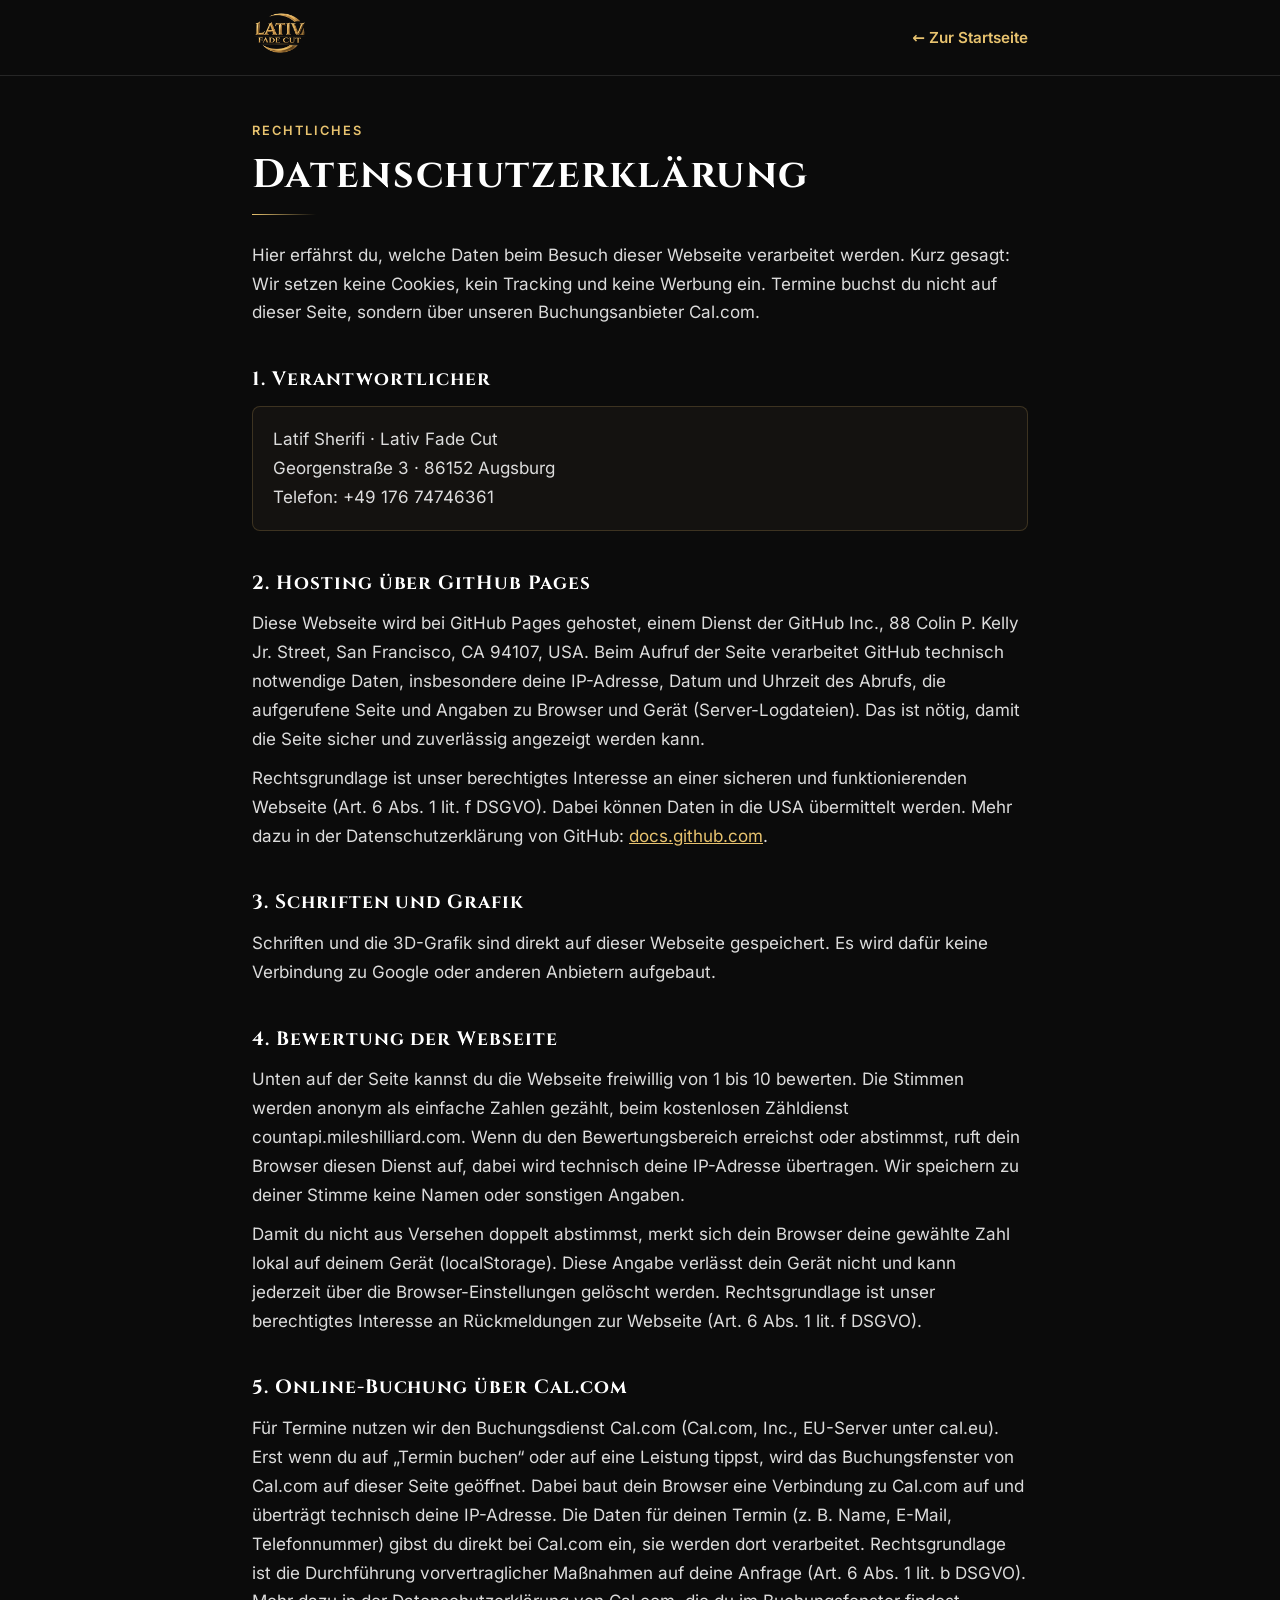
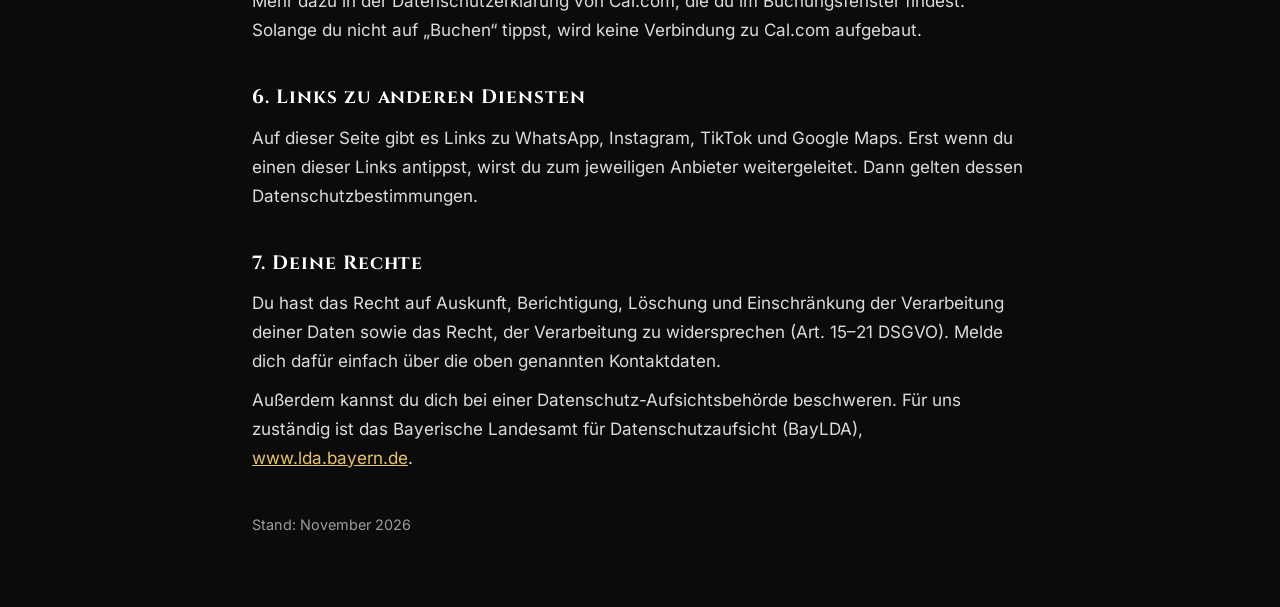
<file: datenschutz.html>
<!DOCTYPE html>
<html lang="de">
<head>
<meta charset="utf-8">
<meta name="viewport" content="width=device-width, initial-scale=1">
<title>Datenschutz – Lativ Fade Cut</title>
<meta name="robots" content="noindex">
<link rel="icon" href="img/logo.png">
<link rel="stylesheet" href="fonts.css">
<style>
  *{box-sizing:border-box;margin:0;padding:0}
  body{background:#0b0b0b;color:#ececec;font:17px/1.7 Inter,system-ui,sans-serif;-webkit-font-smoothing:antialiased}
  header{border-bottom:1px solid #262626;background:#0b0b0b;position:sticky;top:0}
  .bar{max-width:820px;margin:0 auto;padding:12px 22px;display:flex;align-items:center;justify-content:space-between}
  .bar img{height:42px;width:auto}
  .bar a.back{color:#e8c36f;text-decoration:none;font-weight:600;font-size:.95rem}
  main{max-width:820px;margin:0 auto;padding:44px 22px 70px}
  .eyebrow{color:#e8c36f;font-size:.8rem;letter-spacing:.16em;font-weight:600;text-transform:uppercase;margin-bottom:10px}
  h1{font-family:Cinzel,serif;font-size:clamp(1.35rem,6vw,2.5rem);hyphens:auto;overflow-wrap:anywhere;line-height:1.15;color:#fff;letter-spacing:.04em}
  h1::after{content:"";display:block;width:64px;height:1px;margin:16px 0 26px;background:linear-gradient(90deg,#e8c36f,rgba(232,195,111,0))}
  h2{font-family:Cinzel,serif;font-size:1.2rem;color:#fff;letter-spacing:.05em;margin:36px 0 10px}
  p,li{color:#dcdcdc}
  p+p{margin-top:10px}
  ul{margin:8px 0 0 20px}
  a{color:#e8c36f}
  .box{background:#141210;border:1px solid rgba(226,184,102,.2);border-radius:8px;padding:18px 20px;margin-top:8px}
  .stand{margin-top:40px;color:#9c9c9c;font-size:.9rem}
</style>
</head>
<body>
<header><div class="bar"><a href="./"><img src="img/logo.png" alt="Lativ Fade Cut"></a><a class="back" href="./">← Zur Startseite</a></div></header>
<main>
  <div class="eyebrow">Rechtliches</div>
  <h1>Datenschutzerklärung</h1>

  <p>Hier erfährst du, welche Daten beim Besuch dieser Webseite verarbeitet werden. Kurz gesagt: Wir setzen keine Cookies, kein Tracking und keine Werbung ein. Termine buchst du nicht auf dieser Seite, sondern über unseren Buchungsanbieter Cal.com.</p>

  <h2>1. Verantwortlicher</h2>
  <div class="box">
    <p>Latif Sherifi · Lativ Fade Cut<br>Georgenstraße 3 · 86152 Augsburg<br>Telefon: +49 176 74746361</p>
  </div>

  <h2>2. Hosting über GitHub Pages</h2>
  <p>Diese Webseite wird bei GitHub Pages gehostet, einem Dienst der GitHub Inc., 88 Colin P. Kelly Jr. Street, San Francisco, CA 94107, USA. Beim Aufruf der Seite verarbeitet GitHub technisch notwendige Daten, insbesondere deine IP-Adresse, Datum und Uhrzeit des Abrufs, die aufgerufene Seite und Angaben zu Browser und Gerät (Server-Logdateien). Das ist nötig, damit die Seite sicher und zuverlässig angezeigt werden kann.</p>
  <p>Rechtsgrundlage ist unser berechtigtes Interesse an einer sicheren und funktionierenden Webseite (Art. 6 Abs. 1 lit. f DSGVO). Dabei können Daten in die USA übermittelt werden. Mehr dazu in der Datenschutzerklärung von GitHub: <a href="https://docs.github.com/de/site-policy/privacy-policies/github-general-privacy-statement">docs.github.com</a>.</p>

  <h2>3. Schriften und Grafik</h2>
  <p>Schriften und die 3D-Grafik sind direkt auf dieser Webseite gespeichert. Es wird dafür keine Verbindung zu Google oder anderen Anbietern aufgebaut.</p>

  <h2>4. Bewertung der Webseite</h2>
  <p>Unten auf der Seite kannst du die Webseite freiwillig von 1 bis 10 bewerten. Die Stimmen werden anonym als einfache Zahlen gezählt, beim kostenlosen Zähldienst countapi.mileshilliard.com. Wenn du den Bewertungsbereich erreichst oder abstimmst, ruft dein Browser diesen Dienst auf, dabei wird technisch deine IP-Adresse übertragen. Wir speichern zu deiner Stimme keine Namen oder sonstigen Angaben.</p>
  <p>Damit du nicht aus Versehen doppelt abstimmst, merkt sich dein Browser deine gewählte Zahl lokal auf deinem Gerät (localStorage). Diese Angabe verlässt dein Gerät nicht und kann jederzeit über die Browser-Einstellungen gelöscht werden. Rechtsgrundlage ist unser berechtigtes Interesse an Rückmeldungen zur Webseite (Art. 6 Abs. 1 lit. f DSGVO).</p>

  <h2>5. Online-Buchung über Cal.com</h2>
  <p>Für Termine nutzen wir den Buchungsdienst Cal.com (Cal.com, Inc., EU-Server unter cal.eu). Erst wenn du auf „Termin buchen“ oder auf eine Leistung tippst, wird das Buchungsfenster von Cal.com auf dieser Seite geöffnet. Dabei baut dein Browser eine Verbindung zu Cal.com auf und überträgt technisch deine IP-Adresse. Die Daten für deinen Termin (z.&nbsp;B. Name, E-Mail, Telefonnummer) gibst du direkt bei Cal.com ein, sie werden dort verarbeitet. Rechtsgrundlage ist die Durchführung vorvertraglicher Maßnahmen auf deine Anfrage (Art. 6 Abs. 1 lit. b DSGVO). Mehr dazu in der Datenschutzerklärung von Cal.com, die du im Buchungsfenster findest. Solange du nicht auf „Buchen“ tippst, wird keine Verbindung zu Cal.com aufgebaut.</p>

  <h2>6. Links zu anderen Diensten</h2>
  <p>Auf dieser Seite gibt es Links zu WhatsApp, Instagram, TikTok und Google Maps. Erst wenn du einen dieser Links antippst, wirst du zum jeweiligen Anbieter weitergeleitet. Dann gelten dessen Datenschutzbestimmungen.</p>

  <h2>7. Deine Rechte</h2>
  <p>Du hast das Recht auf Auskunft, Berichtigung, Löschung und Einschränkung der Verarbeitung deiner Daten sowie das Recht, der Verarbeitung zu widersprechen (Art. 15–21 DSGVO). Melde dich dafür einfach über die oben genannten Kontaktdaten.</p>
  <p>Außerdem kannst du dich bei einer Datenschutz-Aufsichtsbehörde beschweren. Für uns zuständig ist das Bayerische Landesamt für Datenschutzaufsicht (BayLDA), <a href="https://www.lda.bayern.de">www.lda.bayern.de</a>.</p>

  <p class="stand">Stand: November 2026</p>
</main>
</body>
</html>
</file>
<file: fonts.css>
/* Schriften lokal – keine Verbindung zu Google */
@font-face{font-family:'Cinzel';font-style:normal;font-display:swap;font-weight:500;src:url(fonts/cinzel-latin-ext-500-normal.woff2) format('woff2');unicode-range:U+0100-02BA,U+02BD-02C5,U+02C7-02CC,U+02CE-02D7,U+02DD-02FF,U+0304,U+0308,U+0329,U+1D00-1DBF,U+1E00-1E9F,U+1EF2-1EFF,U+2020,U+20A0-20AB,U+20AD-20C0,U+2113,U+2C60-2C7F,U+A720-A7FF}
@font-face{font-family:'Cinzel';font-style:normal;font-display:swap;font-weight:500;src:url(fonts/cinzel-latin-500-normal.woff2) format('woff2');unicode-range:U+0000-00FF,U+0131,U+0152-0153,U+02BB-02BC,U+02C6,U+02DA,U+02DC,U+0304,U+0308,U+0329,U+2000-206F,U+20AC,U+2122,U+2191,U+2193,U+2212,U+2215,U+FEFF,U+FFFD}
@font-face{font-family:'Cinzel';font-style:normal;font-display:swap;font-weight:700;src:url(fonts/cinzel-latin-ext-700-normal.woff2) format('woff2');unicode-range:U+0100-02BA,U+02BD-02C5,U+02C7-02CC,U+02CE-02D7,U+02DD-02FF,U+0304,U+0308,U+0329,U+1D00-1DBF,U+1E00-1E9F,U+1EF2-1EFF,U+2020,U+20A0-20AB,U+20AD-20C0,U+2113,U+2C60-2C7F,U+A720-A7FF}
@font-face{font-family:'Cinzel';font-style:normal;font-display:swap;font-weight:700;src:url(fonts/cinzel-latin-700-normal.woff2) format('woff2');unicode-range:U+0000-00FF,U+0131,U+0152-0153,U+02BB-02BC,U+02C6,U+02DA,U+02DC,U+0304,U+0308,U+0329,U+2000-206F,U+20AC,U+2122,U+2191,U+2193,U+2212,U+2215,U+FEFF,U+FFFD}
@font-face{font-family:'Inter';font-style:normal;font-display:swap;font-weight:400;src:url(fonts/inter-latin-ext-400-normal.woff2) format('woff2');unicode-range:U+0100-02BA,U+02BD-02C5,U+02C7-02CC,U+02CE-02D7,U+02DD-02FF,U+0304,U+0308,U+0329,U+1D00-1DBF,U+1E00-1E9F,U+1EF2-1EFF,U+2020,U+20A0-20AB,U+20AD-20C0,U+2113,U+2C60-2C7F,U+A720-A7FF}
@font-face{font-family:'Inter';font-style:normal;font-display:swap;font-weight:400;src:url(fonts/inter-latin-400-normal.woff2) format('woff2');unicode-range:U+0000-00FF,U+0131,U+0152-0153,U+02BB-02BC,U+02C6,U+02DA,U+02DC,U+0304,U+0308,U+0329,U+2000-206F,U+20AC,U+2122,U+2191,U+2193,U+2212,U+2215,U+FEFF,U+FFFD}
@font-face{font-family:'Inter';font-style:normal;font-display:swap;font-weight:500;src:url(fonts/inter-latin-ext-500-normal.woff2) format('woff2');unicode-range:U+0100-02BA,U+02BD-02C5,U+02C7-02CC,U+02CE-02D7,U+02DD-02FF,U+0304,U+0308,U+0329,U+1D00-1DBF,U+1E00-1E9F,U+1EF2-1EFF,U+2020,U+20A0-20AB,U+20AD-20C0,U+2113,U+2C60-2C7F,U+A720-A7FF}
@font-face{font-family:'Inter';font-style:normal;font-display:swap;font-weight:500;src:url(fonts/inter-latin-500-normal.woff2) format('woff2');unicode-range:U+0000-00FF,U+0131,U+0152-0153,U+02BB-02BC,U+02C6,U+02DA,U+02DC,U+0304,U+0308,U+0329,U+2000-206F,U+20AC,U+2122,U+2191,U+2193,U+2212,U+2215,U+FEFF,U+FFFD}
@font-face{font-family:'Inter';font-style:normal;font-display:swap;font-weight:600;src:url(fonts/inter-latin-ext-600-normal.woff2) format('woff2');unicode-range:U+0100-02BA,U+02BD-02C5,U+02C7-02CC,U+02CE-02D7,U+02DD-02FF,U+0304,U+0308,U+0329,U+1D00-1DBF,U+1E00-1E9F,U+1EF2-1EFF,U+2020,U+20A0-20AB,U+20AD-20C0,U+2113,U+2C60-2C7F,U+A720-A7FF}
@font-face{font-family:'Inter';font-style:normal;font-display:swap;font-weight:600;src:url(fonts/inter-latin-600-normal.woff2) format('woff2');unicode-range:U+0000-00FF,U+0131,U+0152-0153,U+02BB-02BC,U+02C6,U+02DA,U+02DC,U+0304,U+0308,U+0329,U+2000-206F,U+20AC,U+2122,U+2191,U+2193,U+2212,U+2215,U+FEFF,U+FFFD}
@font-face{font-family:'Inter';font-style:normal;font-display:swap;font-weight:700;src:url(fonts/inter-latin-ext-700-normal.woff2) format('woff2');unicode-range:U+0100-02BA,U+02BD-02C5,U+02C7-02CC,U+02CE-02D7,U+02DD-02FF,U+0304,U+0308,U+0329,U+1D00-1DBF,U+1E00-1E9F,U+1EF2-1EFF,U+2020,U+20A0-20AB,U+20AD-20C0,U+2113,U+2C60-2C7F,U+A720-A7FF}
@font-face{font-family:'Inter';font-style:normal;font-display:swap;font-weight:700;src:url(fonts/inter-latin-700-normal.woff2) format('woff2');unicode-range:U+0000-00FF,U+0131,U+0152-0153,U+02BB-02BC,U+02C6,U+02DA,U+02DC,U+0304,U+0308,U+0329,U+2000-206F,U+20AC,U+2122,U+2191,U+2193,U+2212,U+2215,U+FEFF,U+FFFD}
</file>
